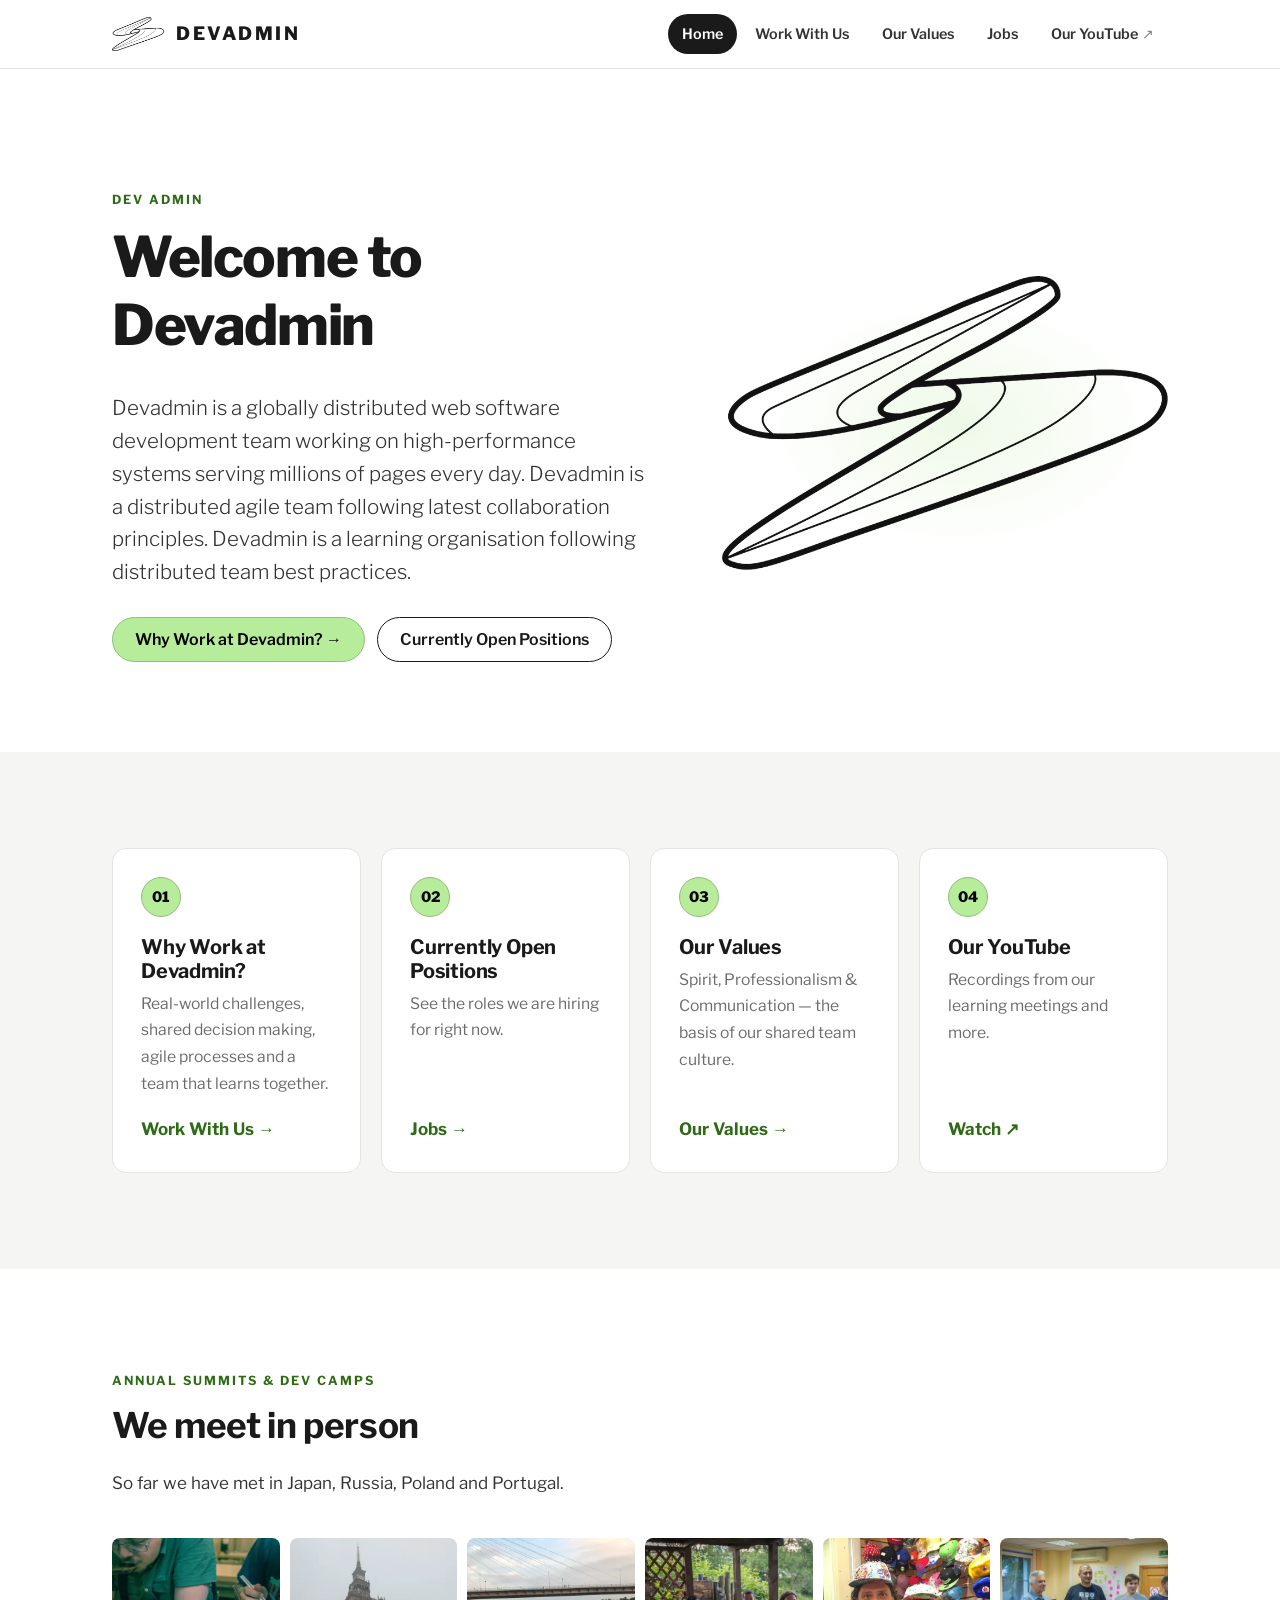
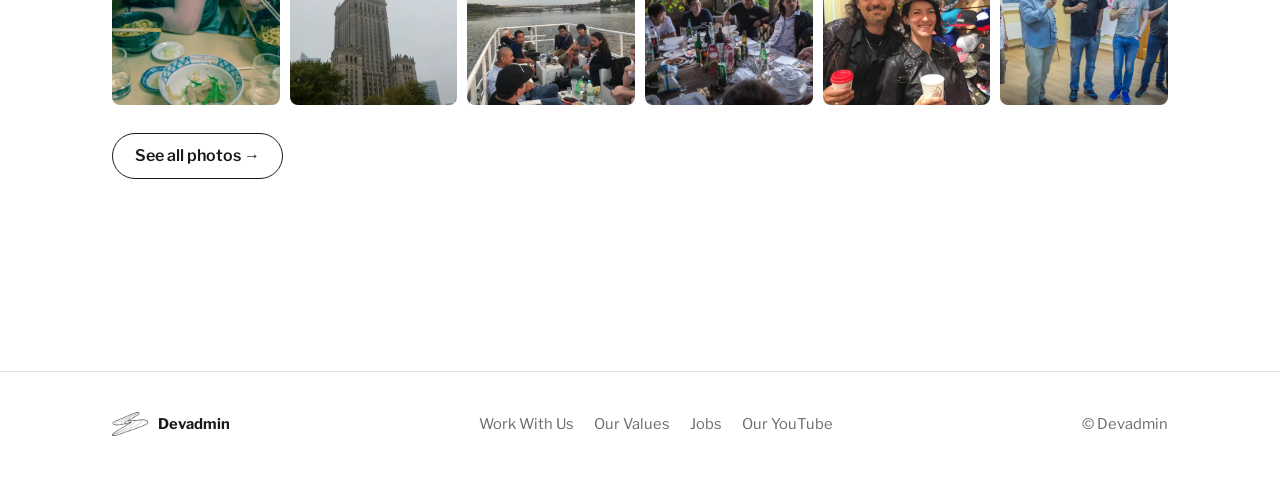
<file: index.html>
<!doctype html>
<html lang="en">
<head>
  <meta charset="utf-8">
  <meta name="viewport" content="width=device-width, initial-scale=1">
  <title>Devadmin — Globally distributed web development team</title>
  <meta name="description" content="Devadmin is a globally distributed web software development team working on high-performance systems serving millions of pages every day.">
  <link rel="canonical" href="https://devadmin.com/">
  <meta property="og:type" content="website">
  <meta property="og:site_name" content="Devadmin">
  <meta property="og:title" content="Welcome to Devadmin">
  <meta property="og:description" content="A globally distributed web software development team working on high-performance systems serving millions of pages every day.">
  <meta property="og:url" content="https://devadmin.com/">
  <meta property="og:image" content="https://devadmin.com/assets/img/logo.png">
  <link rel="icon" href="/assets/img/favicon-32.png" sizes="32x32">
  <link rel="icon" href="/assets/img/icon-192.png" sizes="192x192">
  <link rel="apple-touch-icon" href="/assets/img/apple-touch-icon.png">
  <link rel="preconnect" href="https://fonts.googleapis.com">
  <link rel="preconnect" href="https://fonts.gstatic.com" crossorigin>
  <link href="https://fonts.googleapis.com/css2?family=Libre+Franklin:wght@300;400;600;700;800&display=swap" rel="stylesheet">
  <link rel="stylesheet" href="/assets/css/site.css?v=1">
</head>
<body>
  <a class="skip-link" href="#main">Skip to content</a>

  <header class="site-header">
    <div class="wrap">
      <a class="brand" href="/" aria-label="Devadmin home"><img src="/assets/img/logo.png" alt="" width="52" height="34"><span>Devadmin</span></a>
      <button class="menu-toggle" type="button" aria-controls="site-nav" aria-expanded="false">Menu</button>
      <nav class="nav" id="site-nav" aria-label="Main">
        <ul>
          <li><a href="/" aria-current="page">Home</a></li>
          <li><a href="/work-with-us/">Work With Us</a></li>
          <li><a href="/values/">Our Values</a></li>
          <li><a href="/jobs/">Jobs</a></li>
          <li><a class="nav-ext" href="https://www.youtube.com/channel/UCO7cIjyMW2nSsRySxSyuRMg/playlists" rel="noopener">Our YouTube</a></li>
        </ul>
      </nav>
    </div>
  </header>

  <main id="main">
    <section class="hero">
      <div class="wrap">
        <div>
          <span class="eyebrow">Dev Admin</span>
          <h1>Welcome to Devadmin</h1>
          <p class="lede">Devadmin is a globally distributed web software development team working on high-performance systems serving millions of pages every day. Devadmin is a distributed agile team following latest collaboration principles. Devadmin is a learning organisation following distributed team best practices.</p>
          <div class="btn-row">
            <a class="btn btn--primary" href="/work-with-us/">Why Work at Devadmin? →</a>
            <a class="btn btn--ghost" href="/jobs/">Currently Open Positions</a>
          </div>
        </div>
        <div class="hero-art">
          <img src="/assets/img/logo.png" alt="Devadmin logo" width="800" height="526" fetchpriority="high">
        </div>
      </div>
    </section>

    <section class="section section--soft">
      <div class="wrap">
        <div class="cards">
          <a class="card" href="/work-with-us/">
            <span class="card-num">01</span>
            <h3>Why Work at Devadmin?</h3>
            <p>Real-world challenges, shared decision making, agile processes and a team that learns together.</p>
            <span class="card-arrow">Work With Us →</span>
          </a>
          <a class="card" href="/jobs/">
            <span class="card-num">02</span>
            <h3>Currently Open Positions</h3>
            <p>See the roles we are hiring for right now.</p>
            <span class="card-arrow">Jobs →</span>
          </a>
          <a class="card" href="/values/">
            <span class="card-num">03</span>
            <h3>Our Values</h3>
            <p>Spirit, Professionalism &amp; Communication — the basis of our shared team culture.</p>
            <span class="card-arrow">Our Values →</span>
          </a>
          <a class="card" href="https://www.youtube.com/channel/UCO7cIjyMW2nSsRySxSyuRMg/playlists" rel="noopener">
            <span class="card-num">04</span>
            <h3>Our YouTube</h3>
            <p>Recordings from our learning meetings and more.</p>
            <span class="card-arrow">Watch ↗</span>
          </a>
        </div>
      </div>
    </section>

    <section class="section">
      <div class="wrap">
        <div class="section-head">
          <span class="eyebrow">Annual Summits &amp; Dev Camps</span>
          <h2>We meet in person</h2>
          <p>So far we have met in Japan, Russia, Poland and Portugal.</p>
        </div>
        <div class="strip">
          <img src="/assets/img/gallery/dsc_0241-sm.webp" alt="Devadmin team summit" loading="lazy" width="640" height="426">
          <img src="/assets/img/gallery/p9050052-sm.webp" alt="Devadmin team summit" loading="lazy" width="640" height="480">
          <img src="/assets/img/gallery/img_5007-sm.webp" alt="Devadmin team summit" loading="lazy" width="640" height="480">
          <img src="/assets/img/gallery/dsc_0999-sm.webp" alt="Devadmin team summit" loading="lazy" width="640" height="426">
          <img src="/assets/img/gallery/img_6612-sm.webp" alt="Devadmin team summit" loading="lazy" width="640" height="480">
          <img src="/assets/img/gallery/dsc_1052-sm.webp" alt="Devadmin team summit" loading="lazy" width="640" height="426">
        </div>
        <div class="btn-row">
          <a class="btn btn--ghost" href="/work-with-us/#summits">See all photos →</a>
        </div>
      </div>
    </section>
  </main>

  <footer class="site-footer">
    <div class="wrap">
      <div class="foot-brand"><img src="/assets/img/logo.png" alt="" width="36" height="24">Devadmin</div>
      <nav aria-label="Footer">
        <a href="/work-with-us/">Work With Us</a>
        <a href="/values/">Our Values</a>
        <a href="/jobs/">Jobs</a>
        <a href="https://www.youtube.com/channel/UCO7cIjyMW2nSsRySxSyuRMg/playlists" rel="noopener">Our YouTube</a>
      </nav>
      <div>© Devadmin</div>
    </div>
  </footer>

  <script src="/assets/js/site.js?v=1" defer></script>
</body>
</html>
</file>
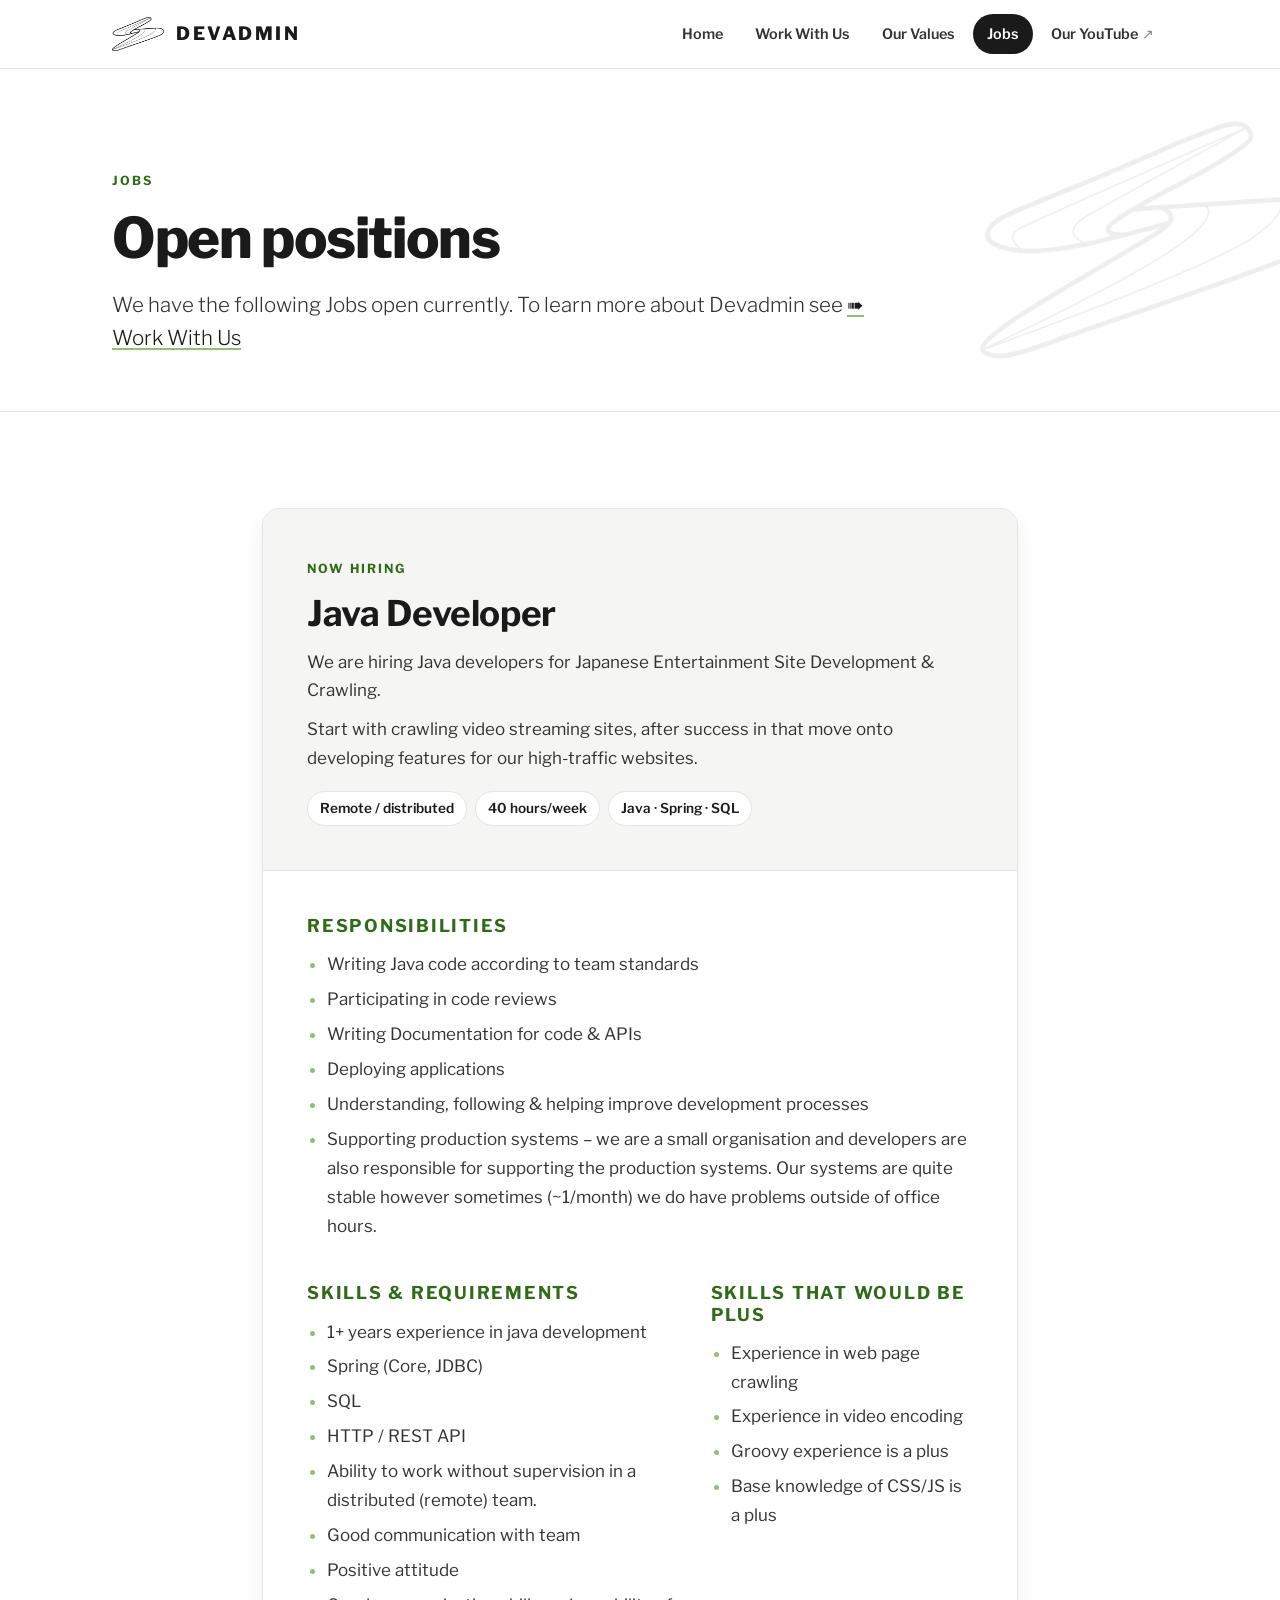
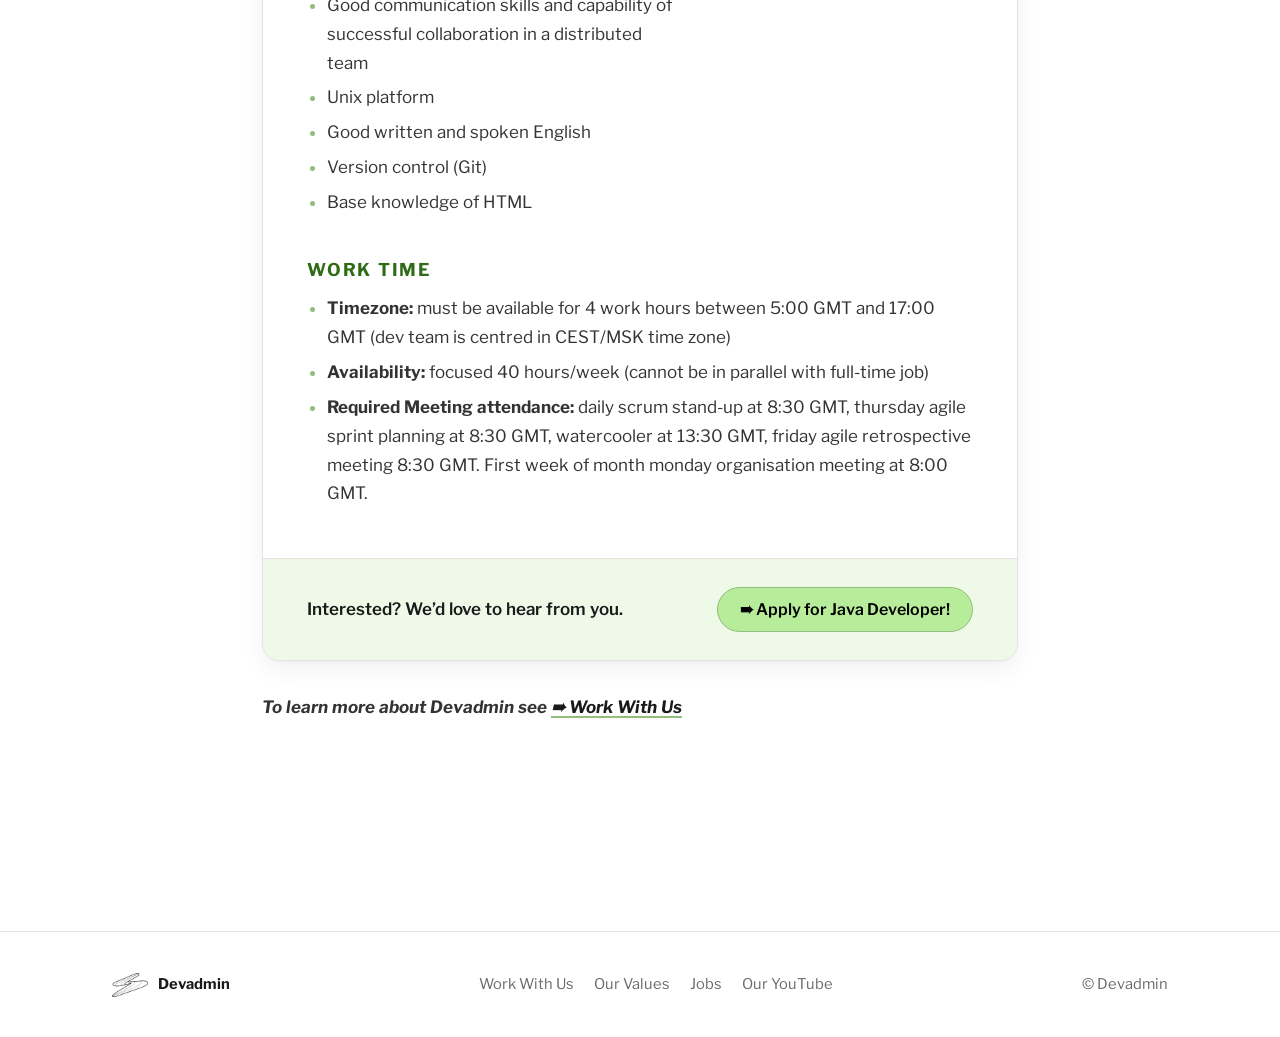
<file: jobs/index.html>
<!doctype html>
<html lang="en">
<head>
  <meta charset="utf-8">
  <meta name="viewport" content="width=device-width, initial-scale=1">
  <title>Jobs — Devadmin</title>
  <meta name="description" content="Open positions at Devadmin: we are hiring Java developers for Japanese Entertainment Site Development & Crawling.">
  <link rel="canonical" href="https://devadmin.com/jobs/">
  <meta property="og:type" content="website">
  <meta property="og:site_name" content="Devadmin">
  <meta property="og:title" content="Jobs at Devadmin">
  <meta property="og:description" content="We are hiring Java developers for Japanese Entertainment Site Development & Crawling.">
  <meta property="og:url" content="https://devadmin.com/jobs/">
  <meta property="og:image" content="https://devadmin.com/assets/img/logo.png">
  <link rel="icon" href="/assets/img/favicon-32.png" sizes="32x32">
  <link rel="icon" href="/assets/img/icon-192.png" sizes="192x192">
  <link rel="apple-touch-icon" href="/assets/img/apple-touch-icon.png">
  <link rel="preconnect" href="https://fonts.googleapis.com">
  <link rel="preconnect" href="https://fonts.gstatic.com" crossorigin>
  <link href="https://fonts.googleapis.com/css2?family=Libre+Franklin:wght@300;400;600;700;800&display=swap" rel="stylesheet">
  <link rel="stylesheet" href="/assets/css/site.css?v=1">
</head>
<body>
  <a class="skip-link" href="#main">Skip to content</a>

  <header class="site-header">
    <div class="wrap">
      <a class="brand" href="/" aria-label="Devadmin home"><img src="/assets/img/logo.png" alt="" width="52" height="34"><span>Devadmin</span></a>
      <button class="menu-toggle" type="button" aria-controls="site-nav" aria-expanded="false">Menu</button>
      <nav class="nav" id="site-nav" aria-label="Main">
        <ul>
          <li><a href="/">Home</a></li>
          <li><a href="/work-with-us/">Work With Us</a></li>
          <li><a href="/values/">Our Values</a></li>
          <li><a href="/jobs/" aria-current="page">Jobs</a></li>
          <li><a class="nav-ext" href="https://www.youtube.com/channel/UCO7cIjyMW2nSsRySxSyuRMg/playlists" rel="noopener">Our YouTube</a></li>
        </ul>
      </nav>
    </div>
  </header>

  <main id="main">
    <header class="page-head">
      <div class="wrap">
        <span class="eyebrow">Jobs</span>
        <h1>Open positions</h1>
        <p class="lede">We have the following Jobs open currently. To learn more about Devadmin see <a href="/work-with-us/">➠ Work With Us</a></p>
      </div>
    </header>

    <section class="section">
      <div class="wrap wrap--narrow">
        <article class="job" id="java-developer">
          <div class="job-top">
            <span class="eyebrow">Now hiring</span>
            <h2>Java Developer</h2>
            <p>We are hiring Java developers for Japanese Entertainment Site Development &amp; Crawling.</p>
            <p>Start with crawling video streaming sites, after success in that move onto developing features for our high-traffic websites.</p>
            <ul class="chips" aria-label="At a glance">
              <li>Remote / distributed</li>
              <li>40 hours/week</li>
              <li>Java · Spring · SQL</li>
            </ul>
          </div>

          <div class="job-body">
            <section>
              <h3>Responsibilities</h3>
              <ul>
                <li>Writing Java code according to team standards</li>
                <li>Participating in code reviews</li>
                <li>Writing Documentation for code &amp; APIs</li>
                <li>Deploying applications</li>
                <li>Understanding, following &amp; helping improve development processes</li>
                <li>Supporting production systems – we are a small organisation and developers are also responsible for supporting the production systems. Our systems are quite stable however sometimes (~1/month) we do have problems outside of office hours.</li>
              </ul>
            </section>

            <div class="job-cols">
              <section>
                <h3>Skills &amp; Requirements</h3>
                <ul>
                  <li>1+ years experience in java development</li>
                  <li>Spring (Core, JDBC)</li>
                  <li>SQL</li>
                  <li>HTTP / REST API</li>
                  <li>Ability to work without supervision in a distributed (remote) team.</li>
                  <li>Good communication with team</li>
                  <li>Positive attitude</li>
                  <li>Good communication skills and capability of successful collaboration in a distributed team</li>
                  <li>Unix platform</li>
                  <li>Good written and spoken English</li>
                  <li>Version control (Git)</li>
                  <li>Base knowledge of HTML</li>
                </ul>
              </section>
              <section>
                <h3>Skills that would be plus</h3>
                <ul>
                  <li>Experience in web page crawling</li>
                  <li>Experience in video encoding</li>
                  <li>Groovy experience is a plus</li>
                  <li>Base knowledge of CSS/JS is a plus</li>
                </ul>
              </section>
            </div>

            <section>
              <h3>Work Time</h3>
              <ul>
                <li><strong>Timezone:</strong> must be available for 4 work hours between 5:00 GMT and 17:00 GMT (dev team is centred in CEST/MSK time zone)</li>
                <li><strong>Availability:</strong> focused 40 hours/week (cannot be in parallel with full-time job)</li>
                <li><strong>Required Meeting attendance:</strong> daily scrum stand-up at 8:30 GMT, thursday agile sprint planning at 8:30 GMT, watercooler at 13:30 GMT, friday agile retrospective meeting 8:30 GMT. First week of month monday organisation meeting at 8:00 GMT.</li>
              </ul>
            </section>
          </div>

          <div class="job-apply">
            <p>Interested? We’d love to hear from you.</p>
            <a class="btn btn--primary" href="https://docs.google.com/forms/d/e/1FAIpQLSepLJFCUc-cllaEPX3cOU_9pvGtq0k_JIju4pLWw9grZFi4qQ/viewform" target="_blank" rel="noopener noreferrer">➠ Apply for Java Developer!</a>
          </div>
        </article>

        <p style="margin-top:32px"><em><strong>To learn more about Devadmin see <a href="/work-with-us/">➠ Work With Us</a></strong></em></p>
      </div>
    </section>
  </main>

  <footer class="site-footer">
    <div class="wrap">
      <div class="foot-brand"><img src="/assets/img/logo.png" alt="" width="36" height="24">Devadmin</div>
      <nav aria-label="Footer">
        <a href="/work-with-us/">Work With Us</a>
        <a href="/values/">Our Values</a>
        <a href="/jobs/">Jobs</a>
        <a href="https://www.youtube.com/channel/UCO7cIjyMW2nSsRySxSyuRMg/playlists" rel="noopener">Our YouTube</a>
      </nav>
      <div>© Devadmin</div>
    </div>
  </footer>

  <script src="/assets/js/site.js?v=1" defer></script>
</body>
</html>
</file>
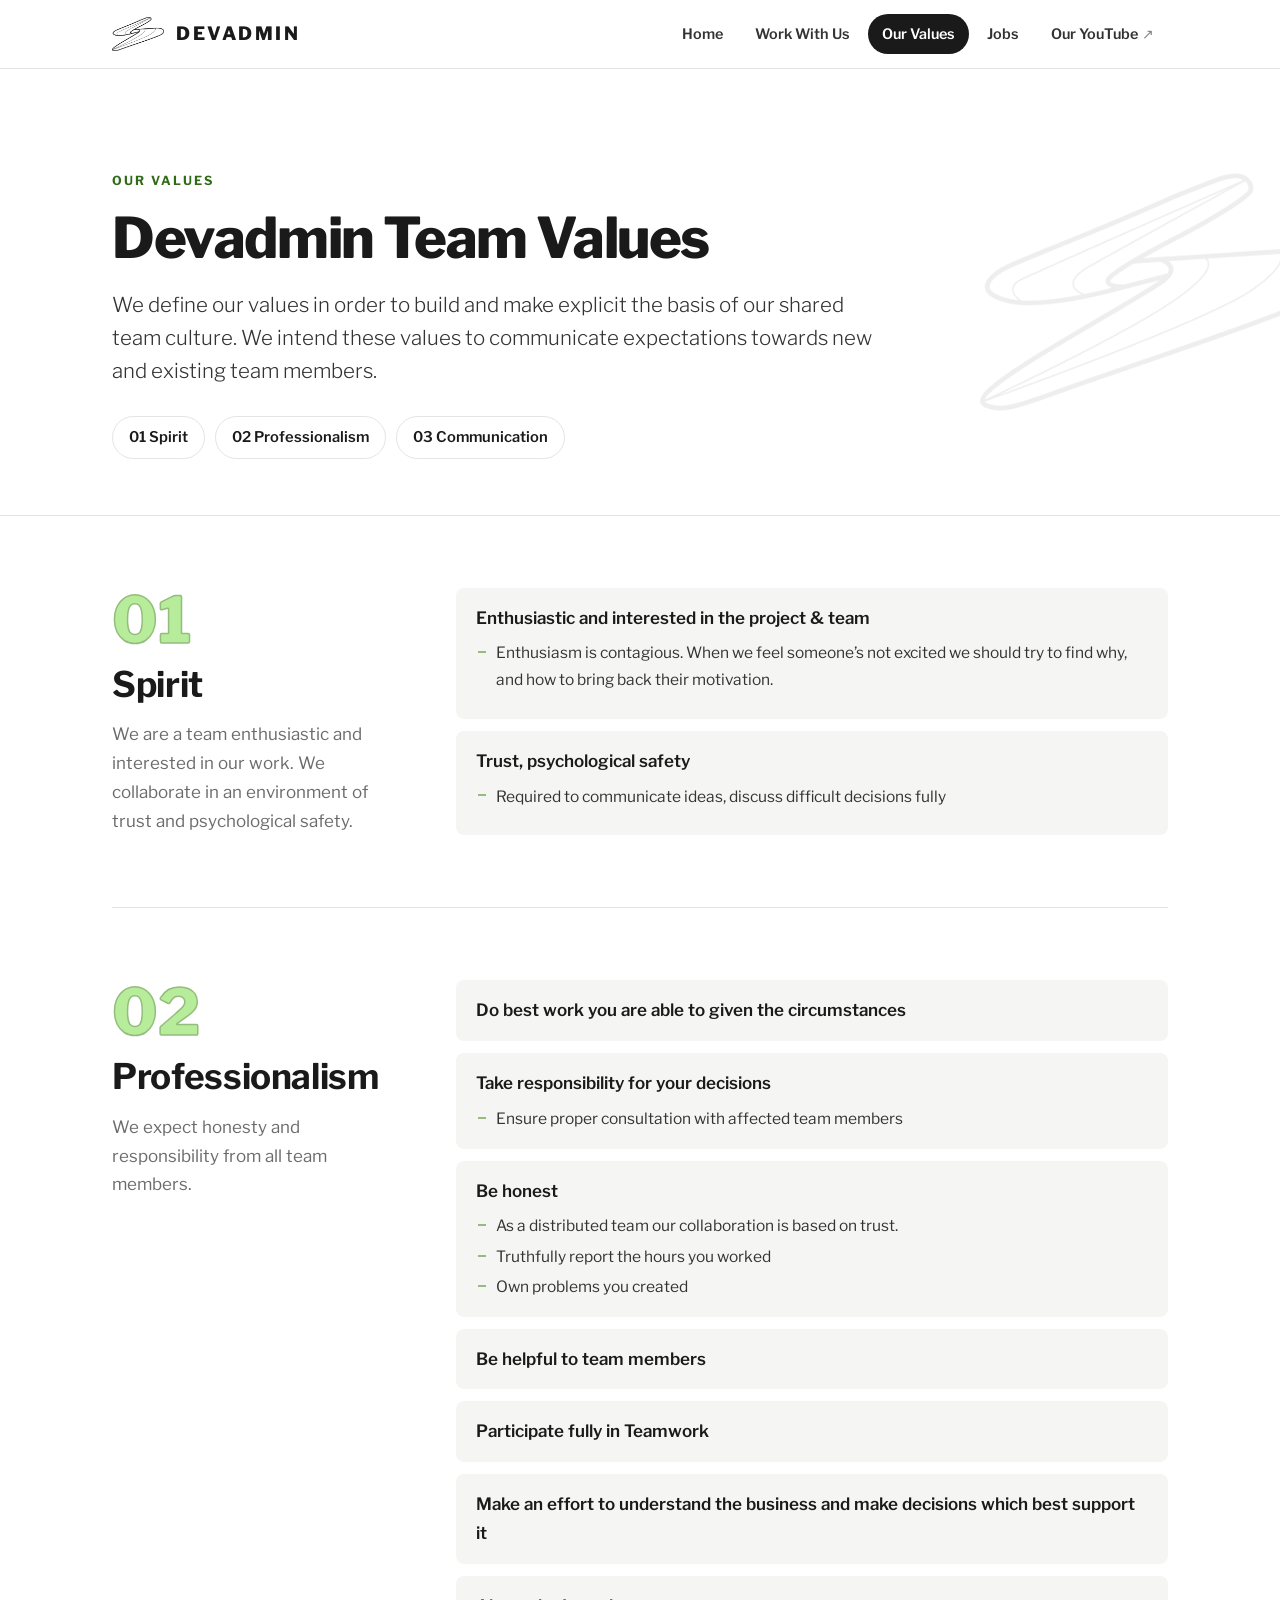
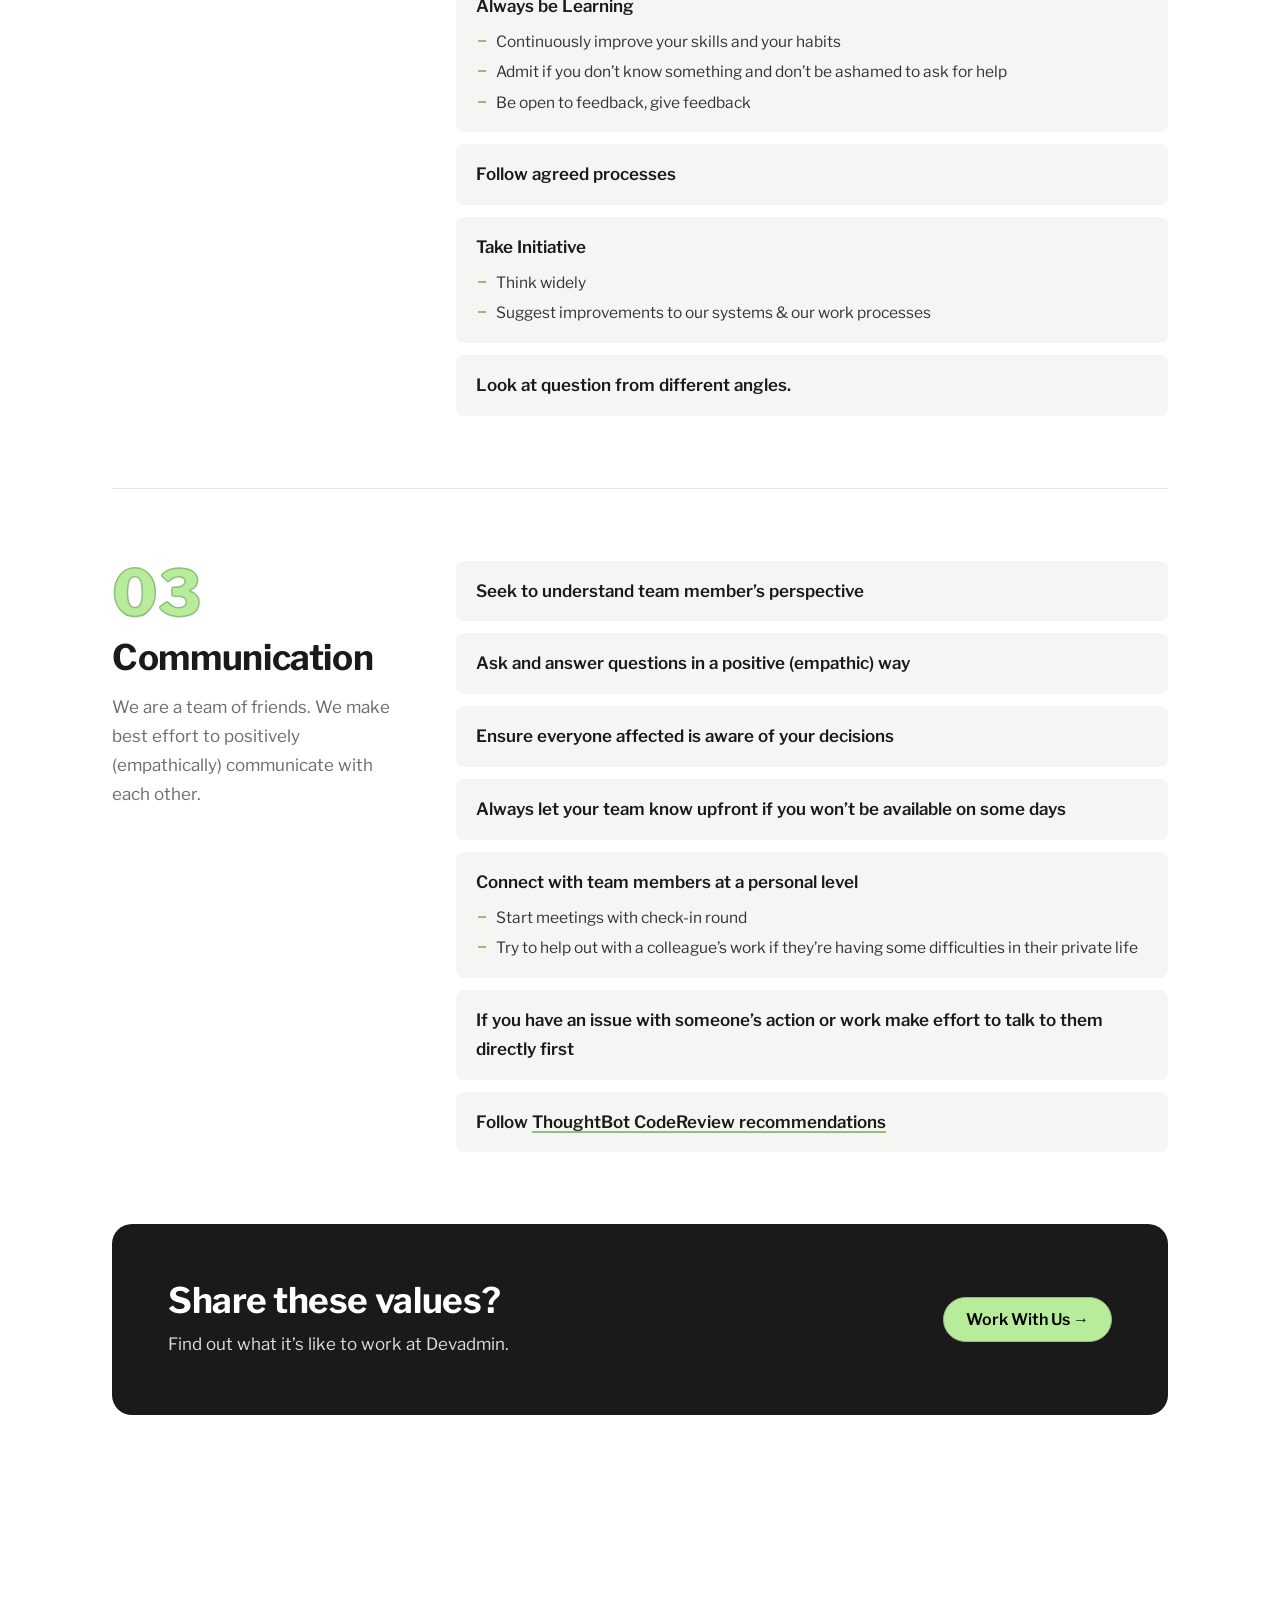
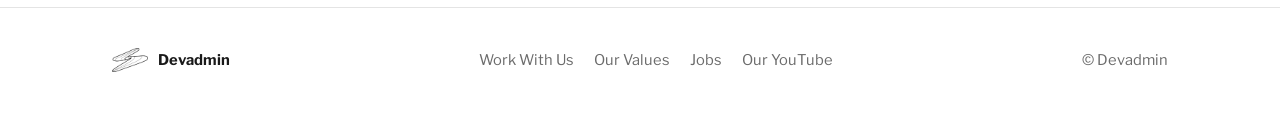
<file: values/index.html>
<!doctype html>
<html lang="en">
<head>
  <meta charset="utf-8">
  <meta name="viewport" content="width=device-width, initial-scale=1">
  <title>Our Values — Devadmin</title>
  <meta name="description" content="Devadmin team values: Spirit, Professionalism & Communication — the basis of our shared team culture.">
  <link rel="canonical" href="https://devadmin.com/values/">
  <meta property="og:type" content="website">
  <meta property="og:site_name" content="Devadmin">
  <meta property="og:title" content="Devadmin Team Values">
  <meta property="og:description" content="Spirit, Professionalism & Communication — the basis of our shared team culture.">
  <meta property="og:url" content="https://devadmin.com/values/">
  <meta property="og:image" content="https://devadmin.com/assets/img/logo.png">
  <link rel="icon" href="/assets/img/favicon-32.png" sizes="32x32">
  <link rel="icon" href="/assets/img/icon-192.png" sizes="192x192">
  <link rel="apple-touch-icon" href="/assets/img/apple-touch-icon.png">
  <link rel="preconnect" href="https://fonts.googleapis.com">
  <link rel="preconnect" href="https://fonts.gstatic.com" crossorigin>
  <link href="https://fonts.googleapis.com/css2?family=Libre+Franklin:wght@300;400;600;700;800&display=swap" rel="stylesheet">
  <link rel="stylesheet" href="/assets/css/site.css?v=1">
</head>
<body>
  <a class="skip-link" href="#main">Skip to content</a>

  <header class="site-header">
    <div class="wrap">
      <a class="brand" href="/" aria-label="Devadmin home"><img src="/assets/img/logo.png" alt="" width="52" height="34"><span>Devadmin</span></a>
      <button class="menu-toggle" type="button" aria-controls="site-nav" aria-expanded="false">Menu</button>
      <nav class="nav" id="site-nav" aria-label="Main">
        <ul>
          <li><a href="/">Home</a></li>
          <li><a href="/work-with-us/">Work With Us</a></li>
          <li><a href="/values/" aria-current="page">Our Values</a></li>
          <li><a href="/jobs/">Jobs</a></li>
          <li><a class="nav-ext" href="https://www.youtube.com/channel/UCO7cIjyMW2nSsRySxSyuRMg/playlists" rel="noopener">Our YouTube</a></li>
        </ul>
      </nav>
    </div>
  </header>

  <main id="main">
    <header class="page-head">
      <div class="wrap">
        <span class="eyebrow">Our Values</span>
        <h1>Devadmin Team Values</h1>
        <p class="lede">We define our values in order to build and make explicit the basis of our shared team culture. We intend these values to communicate expectations towards new and existing team members.</p>
        <nav class="values-nav" aria-label="Values">
          <a href="#spirit">01 Spirit</a>
          <a href="#professionalism">02 Professionalism</a>
          <a href="#communication">03 Communication</a>
        </nav>
      </div>
    </header>

    <div class="wrap">
      <section class="value" id="spirit">
        <div class="value-head">
          <div class="value-num">01</div>
          <h2>Spirit</h2>
          <p>We are a team enthusiastic and interested in our work. We collaborate in an environment of trust and psychological safety.</p>
        </div>
        <ul class="points">
          <li>Enthusiastic and interested in the project &amp; team
            <ul>
              <li>Enthusiasm is contagious. When we feel someone’s not excited we should try to find why, and how to bring back their motivation.</li>
            </ul>
          </li>
          <li>Trust, psychological safety
            <ul>
              <li>Required to communicate ideas, discuss difficult decisions fully</li>
            </ul>
          </li>
        </ul>
      </section>

      <section class="value" id="professionalism">
        <div class="value-head">
          <div class="value-num">02</div>
          <h2>Professionalism</h2>
          <p>We expect honesty and responsibility from all team members.</p>
        </div>
        <ul class="points">
          <li>Do best work you are able to given the circumstances</li>
          <li>Take responsibility for your decisions
            <ul>
              <li>Ensure proper consultation with affected team members</li>
            </ul>
          </li>
          <li>Be honest
            <ul>
              <li>As a distributed team our collaboration is based on trust.</li>
              <li>Truthfully report the hours you worked</li>
              <li>Own problems you created</li>
            </ul>
          </li>
          <li>Be helpful to team members</li>
          <li>Participate fully in Teamwork</li>
          <li>Make an effort to understand the business and make decisions which best support it</li>
          <li>Always be Learning
            <ul>
              <li>Continuously improve your skills and your habits</li>
              <li>Admit if you don’t know something and don’t be ashamed to ask for help</li>
              <li>Be open to feedback, give feedback</li>
            </ul>
          </li>
          <li>Follow agreed processes</li>
          <li>Take Initiative
            <ul>
              <li>Think widely</li>
              <li>Suggest improvements to our systems &amp; our work processes</li>
            </ul>
          </li>
          <li>Look at question from different angles.</li>
        </ul>
      </section>

      <section class="value" id="communication">
        <div class="value-head">
          <div class="value-num">03</div>
          <h2>Communication</h2>
          <p>We are a team of friends. We make best effort to positively (empathically) communicate with each other.</p>
        </div>
        <ul class="points">
          <li>Seek to understand team member’s perspective</li>
          <li>Ask and answer questions in a positive (empathic) way</li>
          <li>Ensure everyone affected is aware of your decisions</li>
          <li>Always let your team know upfront if you won’t be available on some days</li>
          <li>Connect with team members at a personal level
            <ul>
              <li>Start meetings with check-in round</li>
              <li>Try to help out with a colleague’s work if they’re having some difficulties in their private life</li>
            </ul>
          </li>
          <li>If you have an issue with someone’s action or work make effort to talk to them directly first</li>
          <li>Follow <a href="https://github.com/thoughtbot/guides/tree/main/code-review" rel="noopener">ThoughtBot CodeReview recommendations</a></li>
        </ul>
      </section>
    </div>

    <section class="section section--tight">
      <div class="wrap">
        <div class="cta">
          <div>
            <h2>Share these values?</h2>
            <p>Find out what it’s like to work at Devadmin.</p>
          </div>
          <a class="btn btn--primary" href="/work-with-us/">Work With Us →</a>
        </div>
      </div>
    </section>
  </main>

  <footer class="site-footer">
    <div class="wrap">
      <div class="foot-brand"><img src="/assets/img/logo.png" alt="" width="36" height="24">Devadmin</div>
      <nav aria-label="Footer">
        <a href="/work-with-us/">Work With Us</a>
        <a href="/values/">Our Values</a>
        <a href="/jobs/">Jobs</a>
        <a href="https://www.youtube.com/channel/UCO7cIjyMW2nSsRySxSyuRMg/playlists" rel="noopener">Our YouTube</a>
      </nav>
      <div>© Devadmin</div>
    </div>
  </footer>

  <script src="/assets/js/site.js?v=1" defer></script>
</body>
</html>
</file>
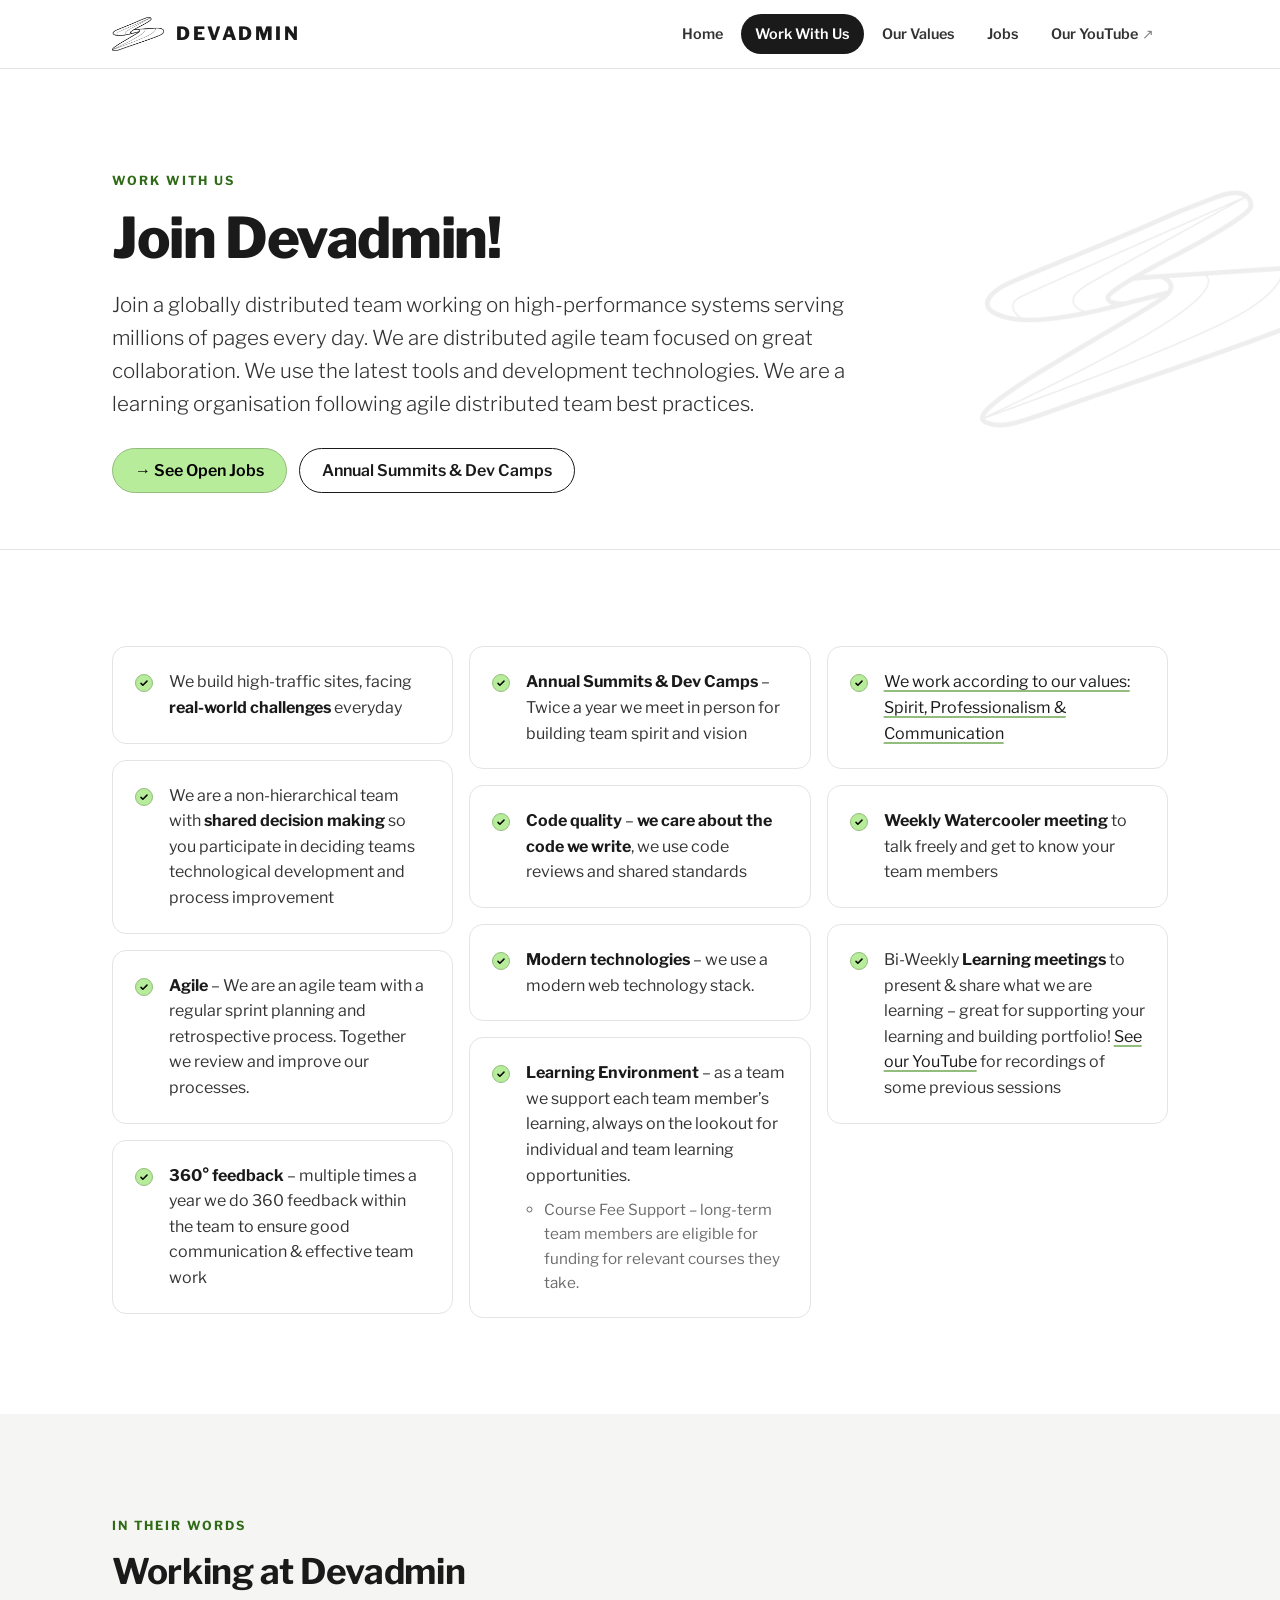
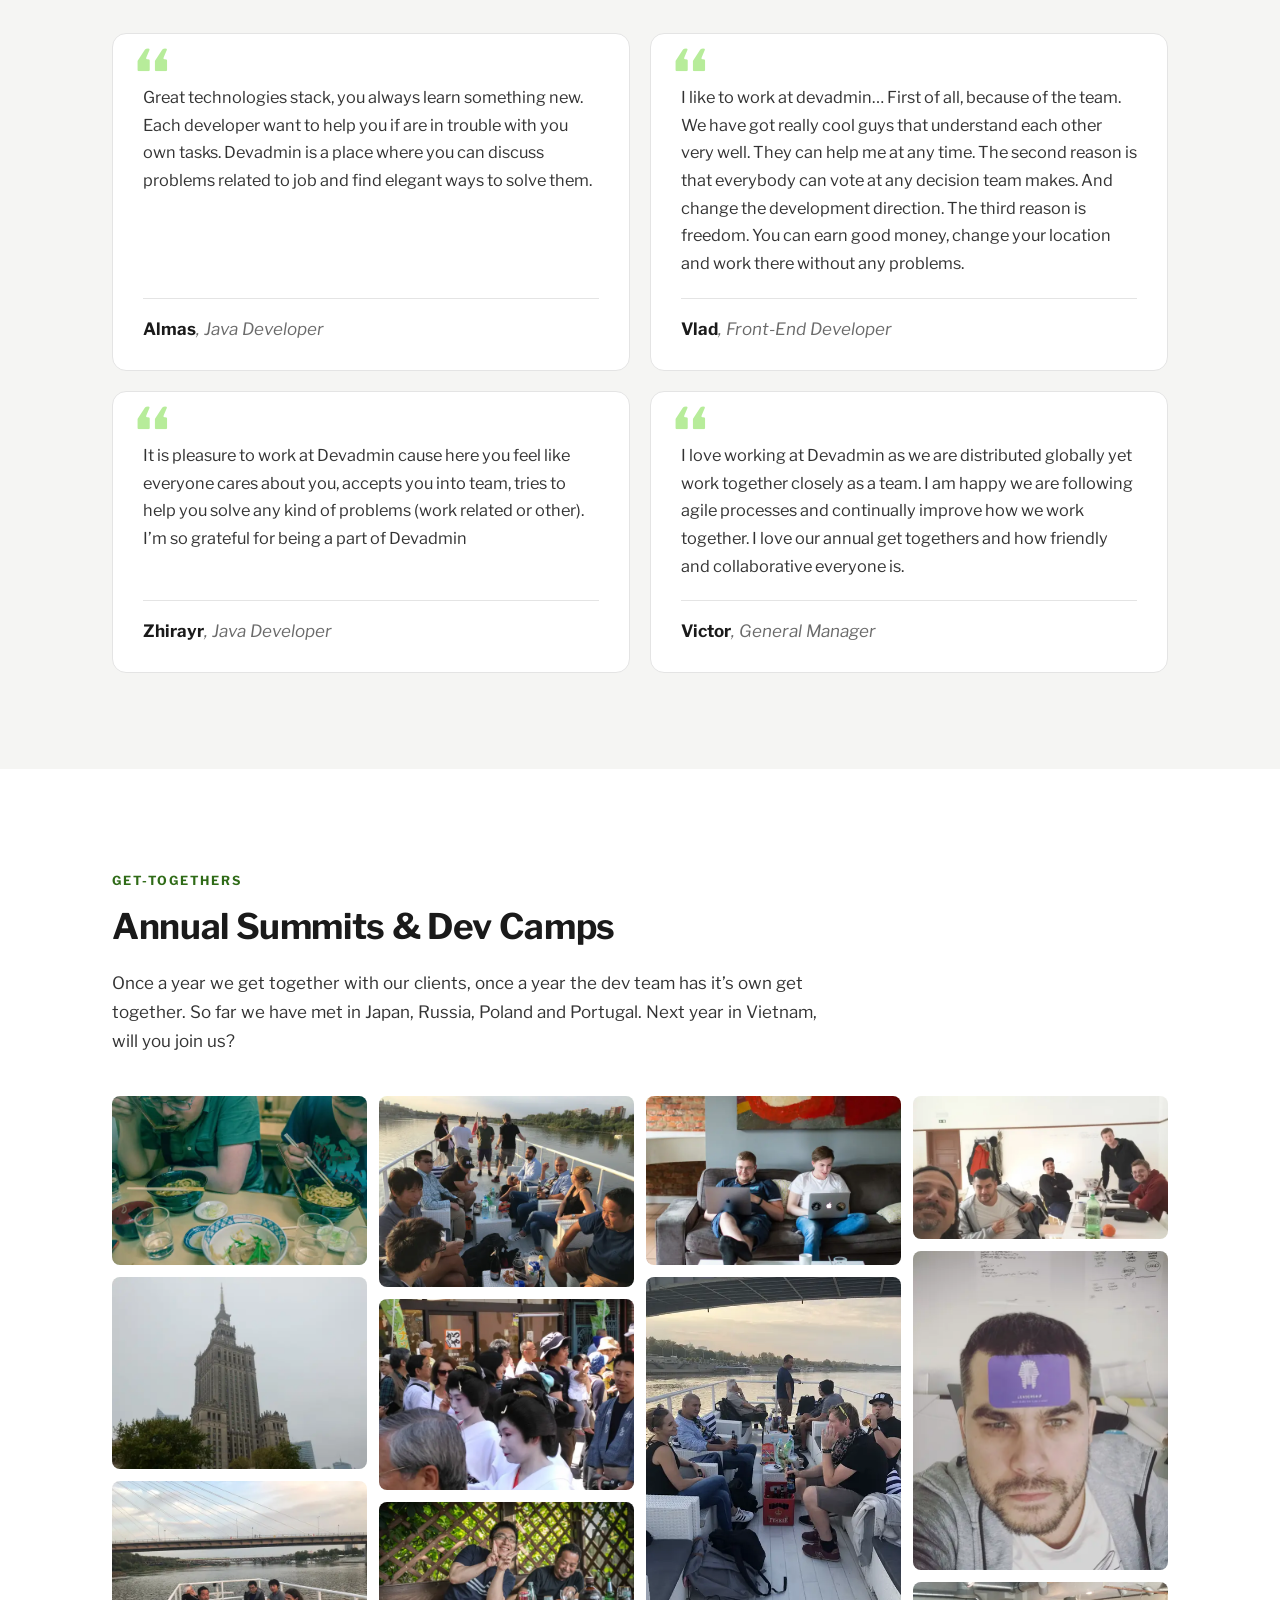
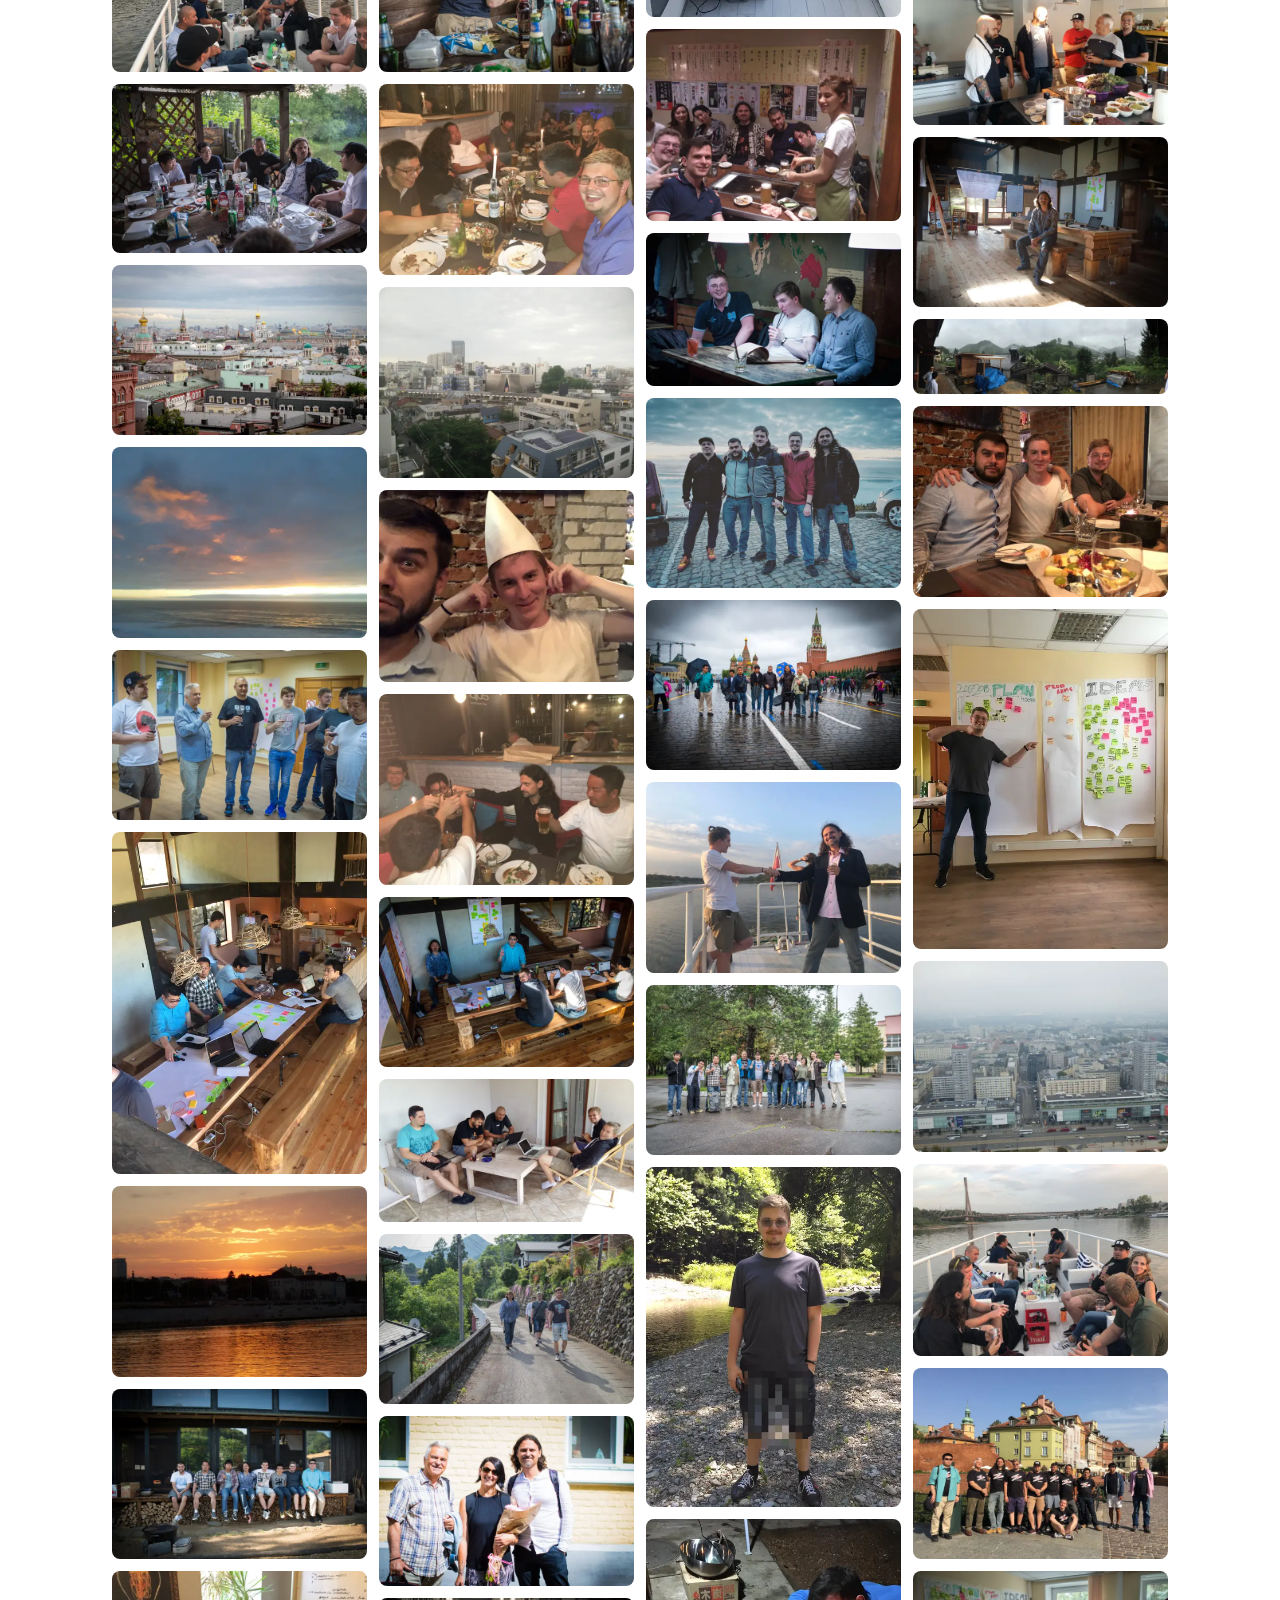
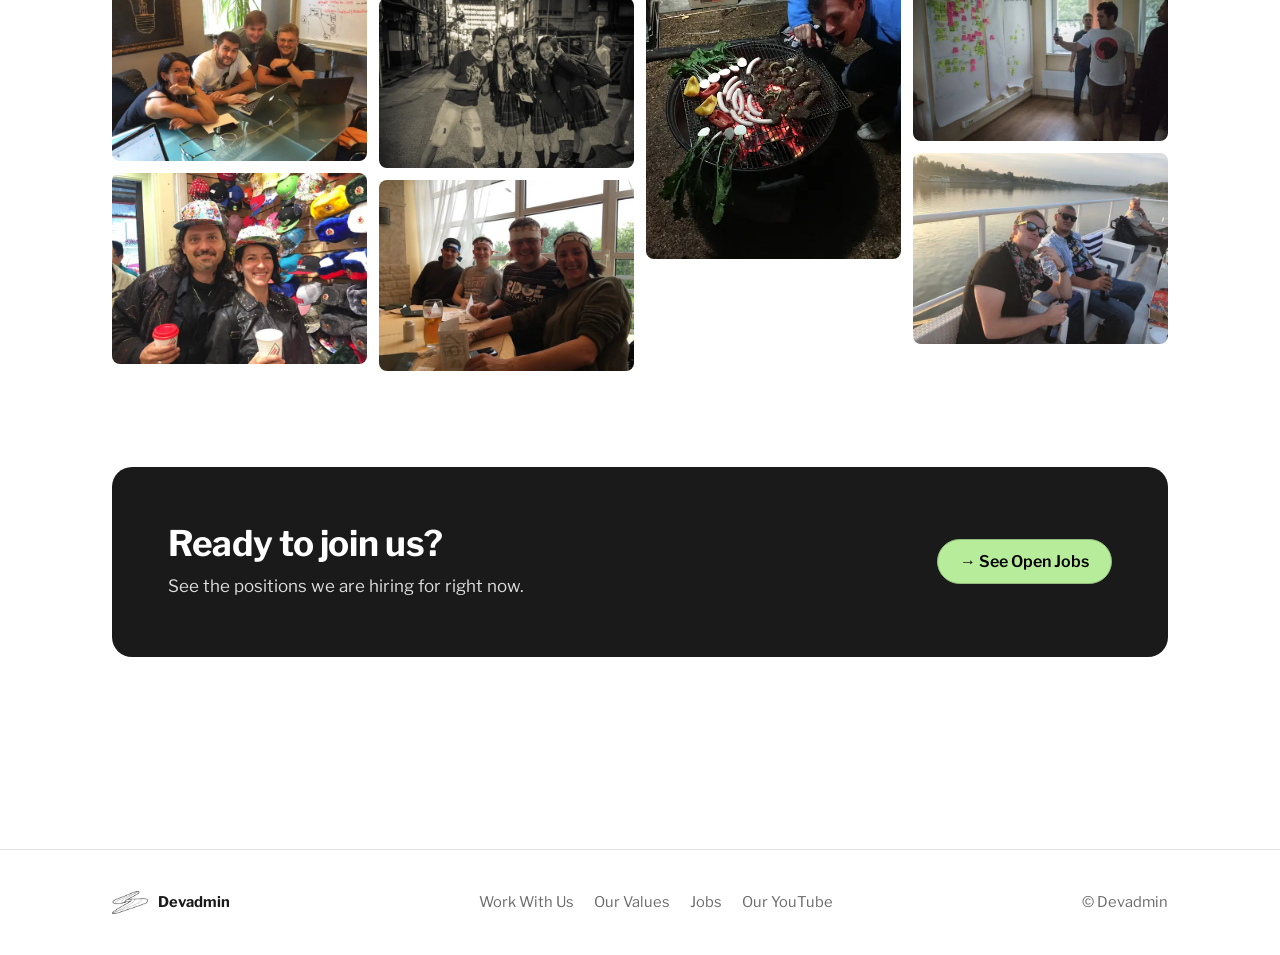
<file: work-with-us/index.html>
<!doctype html>
<html lang="en">
<head>
  <meta charset="utf-8">
  <meta name="viewport" content="width=device-width, initial-scale=1">
  <title>Work With Us — Devadmin</title>
  <meta name="description" content="Join a globally distributed team working on high-performance systems serving millions of pages every day.">
  <link rel="canonical" href="https://devadmin.com/work-with-us/">
  <meta property="og:type" content="website">
  <meta property="og:site_name" content="Devadmin">
  <meta property="og:title" content="Join Devadmin!">
  <meta property="og:description" content="Join a globally distributed team working on high-performance systems serving millions of pages every day.">
  <meta property="og:url" content="https://devadmin.com/work-with-us/">
  <meta property="og:image" content="https://devadmin.com/assets/img/gallery/dsc_0241.webp">
  <link rel="icon" href="/assets/img/favicon-32.png" sizes="32x32">
  <link rel="icon" href="/assets/img/icon-192.png" sizes="192x192">
  <link rel="apple-touch-icon" href="/assets/img/apple-touch-icon.png">
  <link rel="preconnect" href="https://fonts.googleapis.com">
  <link rel="preconnect" href="https://fonts.gstatic.com" crossorigin>
  <link href="https://fonts.googleapis.com/css2?family=Libre+Franklin:wght@300;400;600;700;800&display=swap" rel="stylesheet">
  <link rel="stylesheet" href="/assets/css/site.css?v=1">
</head>
<body>
  <a class="skip-link" href="#main">Skip to content</a>

  <header class="site-header">
    <div class="wrap">
      <a class="brand" href="/" aria-label="Devadmin home"><img src="/assets/img/logo.png" alt="" width="52" height="34"><span>Devadmin</span></a>
      <button class="menu-toggle" type="button" aria-controls="site-nav" aria-expanded="false">Menu</button>
      <nav class="nav" id="site-nav" aria-label="Main">
        <ul>
          <li><a href="/">Home</a></li>
          <li><a href="/work-with-us/" aria-current="page">Work With Us</a></li>
          <li><a href="/values/">Our Values</a></li>
          <li><a href="/jobs/">Jobs</a></li>
          <li><a class="nav-ext" href="https://www.youtube.com/channel/UCO7cIjyMW2nSsRySxSyuRMg/playlists" rel="noopener">Our YouTube</a></li>
        </ul>
      </nav>
    </div>
  </header>

  <main id="main">
    <header class="page-head">
      <div class="wrap">
        <span class="eyebrow">Work With Us</span>
        <h1>Join Devadmin!</h1>
        <p class="lede">Join a globally distributed team working on high-performance systems serving millions of pages every day. We are distributed agile team focused on great collaboration. We use the latest tools and development technologies. We are a learning organisation following agile distributed team best practices.</p>
        <div class="btn-row">
          <a class="btn btn--primary" href="/jobs/">→ See Open Jobs</a>
          <a class="btn btn--ghost" href="#summits">Annual Summits &amp; Dev Camps</a>
        </div>
      </div>
    </header>

    <section class="section">
      <div class="wrap">
        <ul class="benefits">
          <li>We build high-traffic sites, facing <strong>real-world challenges</strong> everyday</li>
          <li>We are a non-hierarchical team with <strong>shared decision making</strong> so you participate in deciding teams technological development and process improvement</li>
          <li><strong>Agile</strong> – We are an agile team with a regular sprint planning and retrospective process. Together we review and improve our processes.</li>
          <li><strong>360° feedback</strong> – multiple times a year we do 360 feedback within the team to ensure good communication &amp; effective team work</li>
          <li><strong>Annual Summits &amp; Dev Camps</strong> – Twice a year we meet in person for building team spirit and vision</li>
          <li><strong>Code quality</strong> – <strong>we care about the code we write</strong>, we use code reviews and shared standards</li>
          <li><strong>Modern technologies</strong> – we use a modern web technology stack.</li>
          <li><strong>Learning Environment</strong> – as a team we support each team member’s learning, always on the lookout for individual and team learning opportunities.
            <ul>
              <li>Course Fee Support – long-term team members are eligible for funding for relevant courses they take.</li>
            </ul>
          </li>
          <li><a href="/values/">We work according to our values: Spirit, Professionalism &amp; Communication</a></li>
          <li><strong>Weekly Watercooler meeting</strong> to talk freely and get to know your team members</li>
          <li>Bi-Weekly <strong>Learning meetings</strong> to present &amp; share what we are learning – great for supporting your learning and building portfolio! <a href="https://www.youtube.com/playlist?list=PL7ft_kazeZNA_IDcV_1rNHD2oCnYjLS_r" rel="noopener">See our YouTube</a> for recordings of some previous sessions</li>
        </ul>
      </div>
    </section>

    <section class="section section--soft">
      <div class="wrap">
        <div class="section-head">
          <span class="eyebrow">In their words</span>
          <h2>Working at Devadmin</h2>
        </div>
        <div class="quotes">
          <figure class="quote">
            <blockquote>Great technologies stack, you always learn something new. Each developer want to help you if are in trouble with you own tasks. Devadmin is a place where you can discuss problems related to job and find elegant ways to solve them.</blockquote>
            <figcaption><b>Almas</b>, Java Developer</figcaption>
          </figure>
          <figure class="quote">
            <blockquote>I like to work at devadmin… First of all, because of the team. We have got really cool guys that understand each other very well. They can help me at any time. The second reason is that everybody can vote at any decision team makes. And change the development direction. The third reason is freedom. You can earn good money, change your location and work there without any problems.</blockquote>
            <figcaption><b>Vlad</b>, Front-End Developer</figcaption>
          </figure>
          <figure class="quote">
            <blockquote>It is pleasure to work at Devadmin cause here you feel like everyone cares about you, accepts you into team, tries to help you solve any kind of problems (work related or other).<br>I’m so grateful for being a part of Devadmin</blockquote>
            <figcaption><b>Zhirayr</b>, Java Developer</figcaption>
          </figure>
          <figure class="quote">
            <blockquote>I love working at Devadmin as we are distributed globally yet work together closely as a team. I am happy we are following agile processes and continually improve how we work together. I love our annual get togethers and how friendly and collaborative everyone is.</blockquote>
            <figcaption><b>Victor</b>, General Manager</figcaption>
          </figure>
        </div>
      </div>
    </section>

    <section class="section" id="summits">
      <div class="wrap">
        <div class="section-head">
          <span class="eyebrow">Get-togethers</span>
          <h2>Annual Summits &amp; Dev Camps</h2>
          <p>Once a year we get together with our clients, once a year the dev team has it’s own get together. So far we have met in Japan, Russia, Poland and Portugal. Next year in Vietnam, will you join us?</p>
        </div>
        <div class="gallery">
          <button type="button" data-full="/assets/img/gallery/dsc_0241.webp" aria-label="View photo 1"><img src="/assets/img/gallery/dsc_0241-sm.webp" alt="Devadmin summit and dev camp photo 1" loading="lazy" width="640" height="426"></button>
          <button type="button" data-full="/assets/img/gallery/p9050052.webp" aria-label="View photo 2"><img src="/assets/img/gallery/p9050052-sm.webp" alt="Devadmin summit and dev camp photo 2" loading="lazy" width="640" height="480"></button>
          <button type="button" data-full="/assets/img/gallery/img_5007.webp" aria-label="View photo 3"><img src="/assets/img/gallery/img_5007-sm.webp" alt="Devadmin summit and dev camp photo 3" loading="lazy" width="640" height="480"></button>
          <button type="button" data-full="/assets/img/gallery/dsc_0999.webp" aria-label="View photo 4"><img src="/assets/img/gallery/dsc_0999-sm.webp" alt="Devadmin summit and dev camp photo 4" loading="lazy" width="640" height="426"></button>
          <button type="button" data-full="/assets/img/gallery/dsc_0735.webp" aria-label="View photo 5"><img src="/assets/img/gallery/dsc_0735-sm.webp" alt="Devadmin summit and dev camp photo 5" loading="lazy" width="640" height="426"></button>
          <button type="button" data-full="/assets/img/gallery/20180215_180939.webp" aria-label="View photo 6"><img src="/assets/img/gallery/20180215_180939-sm.webp" alt="Devadmin summit and dev camp photo 6" loading="lazy" width="640" height="480"></button>
          <button type="button" data-full="/assets/img/gallery/dsc_1052.webp" aria-label="View photo 7"><img src="/assets/img/gallery/dsc_1052-sm.webp" alt="Devadmin summit and dev camp photo 7" loading="lazy" width="640" height="426"></button>
          <button type="button" data-full="/assets/img/gallery/img_4485.webp" aria-label="View photo 8"><img src="/assets/img/gallery/img_4485-sm.webp" alt="Devadmin summit and dev camp photo 8" loading="lazy" width="478" height="640"></button>
          <button type="button" data-full="/assets/img/gallery/p9070138.webp" aria-label="View photo 9"><img src="/assets/img/gallery/p9070138-sm.webp" alt="Devadmin summit and dev camp photo 9" loading="lazy" width="640" height="480"></button>
          <button type="button" data-full="/assets/img/gallery/dsc_0402.webp" aria-label="View photo 10"><img src="/assets/img/gallery/dsc_0402-sm.webp" alt="Devadmin summit and dev camp photo 10" loading="lazy" width="640" height="426"></button>
          <button type="button" data-full="/assets/img/gallery/img_4941.webp" aria-label="View photo 11"><img src="/assets/img/gallery/img_4941-sm.webp" alt="Devadmin summit and dev camp photo 11" loading="lazy" width="640" height="478"></button>
          <button type="button" data-full="/assets/img/gallery/img_6612.webp" aria-label="View photo 12"><img src="/assets/img/gallery/img_6612-sm.webp" alt="Devadmin summit and dev camp photo 12" loading="lazy" width="640" height="480"></button>
          <button type="button" data-full="/assets/img/gallery/img_1993.webp" aria-label="View photo 13"><img src="/assets/img/gallery/img_1993-sm.webp" alt="Devadmin summit and dev camp photo 13" loading="lazy" width="640" height="480"></button>
          <button type="button" data-full="/assets/img/gallery/img_20160513_132617.webp" aria-label="View photo 14"><img src="/assets/img/gallery/img_20160513_132617-sm.webp" alt="Devadmin summit and dev camp photo 14" loading="lazy" width="640" height="480"></button>
          <button type="button" data-full="/assets/img/gallery/dsc_0972.webp" aria-label="View photo 15"><img src="/assets/img/gallery/dsc_0972-sm.webp" alt="Devadmin summit and dev camp photo 15" loading="lazy" width="640" height="426"></button>
          <button type="button" data-full="/assets/img/gallery/img_1948.webp" aria-label="View photo 16"><img src="/assets/img/gallery/img_1948-sm.webp" alt="Devadmin summit and dev camp photo 16" loading="lazy" width="640" height="480"></button>
          <button type="button" data-full="/assets/img/gallery/img_20160511_173340.webp" aria-label="View photo 17"><img src="/assets/img/gallery/img_20160511_173340-sm.webp" alt="Devadmin summit and dev camp photo 17" loading="lazy" width="640" height="480"></button>
          <button type="button" data-full="/assets/img/gallery/img_2805.webp" aria-label="View photo 18"><img src="/assets/img/gallery/img_2805-sm.webp" alt="Devadmin summit and dev camp photo 18" loading="lazy" width="640" height="481"></button>
          <button type="button" data-full="/assets/img/gallery/img_1946.webp" aria-label="View photo 19"><img src="/assets/img/gallery/img_1946-sm.webp" alt="Devadmin summit and dev camp photo 19" loading="lazy" width="640" height="480"></button>
          <button type="button" data-full="/assets/img/gallery/dsc_0416.webp" aria-label="View photo 20"><img src="/assets/img/gallery/dsc_0416-sm.webp" alt="Devadmin summit and dev camp photo 20" loading="lazy" width="640" height="426"></button>
          <button type="button" data-full="/assets/img/gallery/20180830_112406.webp" aria-label="View photo 21"><img src="/assets/img/gallery/20180830_112406-sm.webp" alt="Devadmin summit and dev camp photo 21" loading="lazy" width="640" height="360"></button>
          <button type="button" data-full="/assets/img/gallery/dsc_0458.webp" aria-label="View photo 22"><img src="/assets/img/gallery/dsc_0458-sm.webp" alt="Devadmin summit and dev camp photo 22" loading="lazy" width="640" height="426"></button>
          <button type="button" data-full="/assets/img/gallery/dsc_0625.webp" aria-label="View photo 23"><img src="/assets/img/gallery/dsc_0625-sm.webp" alt="Devadmin summit and dev camp photo 23" loading="lazy" width="640" height="426"></button>
          <button type="button" data-full="/assets/img/gallery/dsc_0246.webp" aria-label="View photo 24"><img src="/assets/img/gallery/dsc_0246-sm.webp" alt="Devadmin summit and dev camp photo 24" loading="lazy" width="640" height="426"></button>
          <button type="button" data-full="/assets/img/gallery/img_6652.webp" aria-label="View photo 25"><img src="/assets/img/gallery/img_6652-sm.webp" alt="Devadmin summit and dev camp photo 25" loading="lazy" width="640" height="480"></button>
          <button type="button" data-full="/assets/img/gallery/dsc_0713.webp" aria-label="View photo 26"><img src="/assets/img/gallery/dsc_0713-sm.webp" alt="Devadmin summit and dev camp photo 26" loading="lazy" width="640" height="426"></button>
          <button type="button" data-full="/assets/img/gallery/img_0703.webp" aria-label="View photo 27"><img src="/assets/img/gallery/img_0703-sm.webp" alt="Devadmin summit and dev camp photo 27" loading="lazy" width="480" height="640"></button>
          <button type="button" data-full="/assets/img/gallery/img_20160515_212728.webp" aria-label="View photo 28"><img src="/assets/img/gallery/img_20160515_212728-sm.webp" alt="Devadmin summit and dev camp photo 28" loading="lazy" width="640" height="480"></button>
          <button type="button" data-full="/assets/img/gallery/dsc_0787.webp" aria-label="View photo 29"><img src="/assets/img/gallery/dsc_0787-sm.webp" alt="Devadmin summit and dev camp photo 29" loading="lazy" width="640" height="384"></button>
          <button type="button" data-full="/assets/img/gallery/img_9277.webp" aria-label="View photo 30"><img src="/assets/img/gallery/img_9277-sm.webp" alt="Devadmin summit and dev camp photo 30" loading="lazy" width="640" height="479"></button>
          <button type="button" data-full="/assets/img/gallery/dsc_0835.webp" aria-label="View photo 31"><img src="/assets/img/gallery/dsc_0835-sm.webp" alt="Devadmin summit and dev camp photo 31" loading="lazy" width="640" height="426"></button>
          <button type="button" data-full="/assets/img/gallery/img_6297.webp" aria-label="View photo 32"><img src="/assets/img/gallery/img_6297-sm.webp" alt="Devadmin summit and dev camp photo 32" loading="lazy" width="640" height="480"></button>
          <button type="button" data-full="/assets/img/gallery/dsc_1064.webp" aria-label="View photo 33"><img src="/assets/img/gallery/dsc_1064-sm.webp" alt="Devadmin summit and dev camp photo 33" loading="lazy" width="640" height="426"></button>
          <button type="button" data-full="/assets/img/gallery/img_20160518_135912.webp" aria-label="View photo 34"><img src="/assets/img/gallery/img_20160518_135912-sm.webp" alt="Devadmin summit and dev camp photo 34" loading="lazy" width="480" height="640"></button>
          <button type="button" data-full="/assets/img/gallery/img_3465.webp" aria-label="View photo 35"><img src="/assets/img/gallery/img_3465-sm.webp" alt="Devadmin summit and dev camp photo 35" loading="lazy" width="480" height="640"></button>
          <button type="button" data-full="/assets/img/gallery/20180213_104655.webp" aria-label="View photo 36"><img src="/assets/img/gallery/20180213_104655-sm.webp" alt="Devadmin summit and dev camp photo 36" loading="lazy" width="640" height="360"></button>
          <button type="button" data-full="/assets/img/gallery/img_9091.webp" aria-label="View photo 37"><img src="/assets/img/gallery/img_9091-sm.webp" alt="Devadmin summit and dev camp photo 37" loading="lazy" width="512" height="640"></button>
          <button type="button" data-full="/assets/img/gallery/20180901_160928.webp" aria-label="View photo 38"><img src="/assets/img/gallery/20180901_160928-sm.webp" alt="Devadmin summit and dev camp photo 38" loading="lazy" width="640" height="360"></button>
          <button type="button" data-full="/assets/img/gallery/dsc_0408.webp" aria-label="View photo 39"><img src="/assets/img/gallery/dsc_0408-sm.webp" alt="Devadmin summit and dev camp photo 39" loading="lazy" width="640" height="426"></button>
          <button type="button" data-full="/assets/img/gallery/img_3457.webp" aria-label="View photo 40"><img src="/assets/img/gallery/img_3457-sm.webp" alt="Devadmin summit and dev camp photo 40" loading="lazy" width="640" height="188"></button>
          <button type="button" data-full="/assets/img/gallery/img_6825.webp" aria-label="View photo 41"><img src="/assets/img/gallery/img_6825-sm.webp" alt="Devadmin summit and dev camp photo 41" loading="lazy" width="640" height="480"></button>
          <button type="button" data-full="/assets/img/gallery/img_0680.webp" aria-label="View photo 42"><img src="/assets/img/gallery/img_0680-sm.webp" alt="Devadmin summit and dev camp photo 42" loading="lazy" width="480" height="640"></button>
          <button type="button" data-full="/assets/img/gallery/p9050060.webp" aria-label="View photo 43"><img src="/assets/img/gallery/p9050060-sm.webp" alt="Devadmin summit and dev camp photo 43" loading="lazy" width="640" height="480"></button>
          <button type="button" data-full="/assets/img/gallery/img_7926.webp" aria-label="View photo 44"><img src="/assets/img/gallery/img_7926-sm.webp" alt="Devadmin summit and dev camp photo 44" loading="lazy" width="640" height="480"></button>
          <button type="button" data-full="/assets/img/gallery/img_2020.webp" aria-label="View photo 45"><img src="/assets/img/gallery/img_2020-sm.webp" alt="Devadmin summit and dev camp photo 45" loading="lazy" width="640" height="480"></button>
          <button type="button" data-full="/assets/img/gallery/dsc_1021.webp" aria-label="View photo 46"><img src="/assets/img/gallery/dsc_1021-sm.webp" alt="Devadmin summit and dev camp photo 46" loading="lazy" width="640" height="426"></button>
          <button type="button" data-full="/assets/img/gallery/img_9581.webp" aria-label="View photo 47"><img src="/assets/img/gallery/img_9581-sm.webp" alt="Devadmin summit and dev camp photo 47" loading="lazy" width="640" height="480"></button>
        </div>
      </div>
    </section>

    <section class="section section--tight">
      <div class="wrap">
        <div class="cta">
          <div>
            <h2>Ready to join us?</h2>
            <p>See the positions we are hiring for right now.</p>
          </div>
          <a class="btn btn--primary" href="/jobs/">→ See Open Jobs</a>
        </div>
      </div>
    </section>
  </main>

  <footer class="site-footer">
    <div class="wrap">
      <div class="foot-brand"><img src="/assets/img/logo.png" alt="" width="36" height="24">Devadmin</div>
      <nav aria-label="Footer">
        <a href="/work-with-us/">Work With Us</a>
        <a href="/values/">Our Values</a>
        <a href="/jobs/">Jobs</a>
        <a href="https://www.youtube.com/channel/UCO7cIjyMW2nSsRySxSyuRMg/playlists" rel="noopener">Our YouTube</a>
      </nav>
      <div>© Devadmin</div>
    </div>
  </footer>

  <script src="/assets/js/site.js?v=1" defer></script>
</body>
</html>
</file>
<file: assets/css/site.css>
/* Devadmin — site styles
   Monochrome ink-on-white like the original Twenty Seventeen theme,
   Libre Franklin type, and the green of the original "Apply" button as accent. */

:root {
  --ink: #1a1a1a;
  --text: #333;
  --muted: #6b6b6b;
  --line: #e4e4e4;
  --paper: #ffffff;
  --soft: #f5f5f3;
  --soft-2: #eeeeec;

  --green: #b7ec9a;        /* original button fill */
  --green-edge: #93bd7c;   /* original button border */
  --green-tint: #eef9e7;
  --green-deep: #2f6b17;   /* accessible green for text on white */

  --radius: 14px;
  --radius-sm: 8px;
  --shadow: 0 1px 2px rgba(0,0,0,.04), 0 8px 24px rgba(0,0,0,.06);
  --wrap: 1120px;
  --gutter: clamp(16px, 4vw, 32px);

  --font: "Libre Franklin", "Helvetica Neue", Helvetica, Arial, sans-serif;
}

*, *::before, *::after { box-sizing: border-box; }

html { scroll-behavior: smooth; -webkit-text-size-adjust: 100%; }
@media (prefers-reduced-motion: reduce) { html { scroll-behavior: auto; } }

body {
  margin: 0;
  font-family: var(--font);
  font-size: 1.0625rem;
  line-height: 1.7;
  color: var(--text);
  background: var(--paper);
  -webkit-font-smoothing: antialiased;
}

img { max-width: 100%; height: auto; display: block; }

a { color: var(--ink); text-decoration-color: var(--green-edge); text-decoration-thickness: 2px; text-underline-offset: 3px; }
a:hover { color: var(--green-deep); }
:focus-visible { outline: 3px solid var(--green-edge); outline-offset: 3px; border-radius: 4px; }

h1, h2, h3, h4 { color: var(--ink); line-height: 1.2; margin: 0 0 .6em; letter-spacing: -0.01em; }
h1 { font-size: clamp(2.2rem, 5vw, 3.5rem); font-weight: 800; letter-spacing: -0.025em; }
h2 { font-size: clamp(1.6rem, 3vw, 2.2rem); font-weight: 700; }
h3 { font-size: 1.25rem; font-weight: 700; }
p { margin: 0 0 1em; }

.wrap { width: 100%; max-width: var(--wrap); margin: 0 auto; padding: 0 var(--gutter); }
.wrap--narrow { max-width: 820px; }

.skip-link { position: absolute; left: -999px; top: 8px; background: var(--ink); color: #fff; padding: 8px 14px; z-index: 100; border-radius: var(--radius-sm); }
.skip-link:focus { left: 8px; color: #fff; }

/* ---------- Header ---------- */
.site-header {
  position: sticky; top: 0; z-index: 50;
  background: rgba(255,255,255,.88);
  backdrop-filter: saturate(160%) blur(12px);
  -webkit-backdrop-filter: saturate(160%) blur(12px);
  border-bottom: 1px solid var(--line);
}
.site-header .wrap { display: flex; align-items: center; justify-content: space-between; gap: 16px; min-height: 68px; }
.brand { display: flex; align-items: center; gap: 12px; text-decoration: none; color: var(--ink); }
.brand img { width: 52px; height: auto; }
.brand span { font-weight: 800; font-size: 1.15rem; letter-spacing: .14em; text-transform: uppercase; }
.brand:hover { color: var(--ink); }

.nav ul { list-style: none; margin: 0; padding: 0; display: flex; gap: 4px; align-items: center; }
.nav a {
  display: block; padding: 8px 14px; border-radius: 999px;
  text-decoration: none; font-size: .9rem; font-weight: 600; color: var(--text);
  transition: background .15s, color .15s;
}
.nav a:hover { background: var(--soft); color: var(--ink); }
.nav a[aria-current="page"] { background: var(--ink); color: #fff; }
.nav a.nav-ext::after { content: "↗"; margin-left: 4px; font-weight: 400; opacity: .6; }

.menu-toggle {
  display: none; border: 1px solid var(--line); background: #fff; border-radius: 999px;
  padding: 8px 14px; font: 600 .9rem var(--font); color: var(--ink); cursor: pointer;
}

@media (max-width: 760px) {
  .menu-toggle { display: inline-flex; align-items: center; gap: 8px; }
  .nav { position: absolute; left: 0; right: 0; top: 100%; background: #fff; border-bottom: 1px solid var(--line); display: none; }
  .nav.is-open { display: block; }
  .nav ul { flex-direction: column; align-items: stretch; padding: 8px var(--gutter) 16px; gap: 2px; }
  .nav a { padding: 12px 14px; border-radius: var(--radius-sm); font-size: 1rem; }
}

/* ---------- Buttons ---------- */
.btn {
  display: inline-flex; align-items: center; gap: 8px;
  padding: 12px 22px; border-radius: 999px;
  font: 600 1rem var(--font); text-decoration: none; line-height: 1.2;
  border: 1.5px solid transparent; transition: transform .15s, background .15s, box-shadow .15s;
}
.btn:hover { transform: translateY(-1px); }
.btn--primary { background: var(--green); border-color: var(--green-edge); color: #000; }
.btn--primary:hover { background: #a6e485; color: #000; box-shadow: 0 6px 18px rgba(147,189,124,.35); }
.btn--ghost { background: transparent; border-color: var(--ink); color: var(--ink); }
.btn--ghost:hover { background: var(--ink); color: #fff; }
.btn-row { display: flex; flex-wrap: wrap; gap: 12px; margin-top: 28px; }

/* ---------- Sections ---------- */
.section { padding: clamp(56px, 8vw, 96px) 0; }
.section--soft { background: var(--soft); }
.section--tight { padding-top: 0; }
.eyebrow {
  display: inline-block; font-size: .78rem; font-weight: 700; letter-spacing: .16em; text-transform: uppercase;
  color: var(--green-deep); margin-bottom: 14px;
}
.lede { font-size: clamp(1.1rem, 1.6vw, 1.3rem); line-height: 1.6; color: var(--text); font-weight: 300; }
.section-head { max-width: 720px; margin-bottom: 40px; }

/* ---------- Home hero ---------- */
.hero { padding: clamp(48px, 9vw, 120px) 0 clamp(48px, 7vw, 96px); overflow: hidden; }
.hero .wrap { display: grid; grid-template-columns: 1.1fr .9fr; gap: clamp(24px, 5vw, 64px); align-items: center; }
.hero-art { position: relative; }
.hero-art::before {
  content: ""; position: absolute; inset: 8% 4% 8% 10%;
  background: radial-gradient(closest-side, var(--green-tint), transparent);
  z-index: -1;
}
.hero-art img { width: 100%; max-width: 520px; margin-left: auto; }
@media (max-width: 860px) {
  .hero .wrap { grid-template-columns: 1fr; }
  .hero-art { order: -1; }
  .hero-art img { max-width: 300px; margin: 0 auto; }
}

/* ---------- Page header (inner pages) ---------- */
.page-head { padding: clamp(48px, 8vw, 96px) 0 clamp(32px, 5vw, 56px); border-bottom: 1px solid var(--line); position: relative; overflow: hidden; }
.page-head::after {
  content: ""; position: absolute; right: -60px; top: 50%; transform: translateY(-50%);
  width: 360px; aspect-ratio: 1008 / 663;
  background: url("../img/logo.png") center / contain no-repeat;
  opacity: .07; pointer-events: none;
}
.page-head h1 { margin-bottom: .3em; }
.page-head .lede { max-width: 760px; margin: 0; }
@media (max-width: 640px) { .page-head::after { display: none; } }

/* ---------- Cards ---------- */
.cards { display: grid; gap: 20px; grid-template-columns: repeat(auto-fit, minmax(240px, 1fr)); }
.card {
  background: #fff; border: 1px solid var(--line); border-radius: var(--radius);
  padding: 28px; transition: transform .2s, box-shadow .2s, border-color .2s;
}
a.card { display: flex; flex-direction: column; text-decoration: none; color: var(--text); }
a.card:hover { transform: translateY(-3px); box-shadow: var(--shadow); border-color: var(--green-edge); color: var(--text); }
.card h3 { margin-bottom: .4em; }
.card p { margin: 0; color: var(--muted); font-size: .98rem; }
.card .card-arrow { margin-top: auto; padding-top: 18px; font-weight: 700; color: var(--green-deep); }
.card-num {
  display: inline-grid; place-items: center; width: 40px; height: 40px; border-radius: 50%;
  background: var(--green); border: 1.5px solid var(--green-edge);
  font-weight: 800; font-size: .9rem; color: #000; margin-bottom: 18px;
}

/* ---------- Benefits (Work With Us) ---------- */
.benefits { list-style: none; margin: 0; padding: 0; columns: 3 300px; column-gap: 16px; }
.benefits > li {
  break-inside: avoid; margin-bottom: 16px;
  background: #fff; border: 1px solid var(--line); border-radius: var(--radius);
  padding: 22px 22px 22px 56px; position: relative; font-size: 1rem; line-height: 1.6;
}
.benefits > li::before {
  content: ""; position: absolute; left: 22px; top: 27px; width: 18px; height: 18px; border-radius: 50%;
  background: var(--green) url("data:image/svg+xml,%3Csvg xmlns='http://www.w3.org/2000/svg' viewBox='0 0 16 16'%3E%3Cpath d='M4 8.5l2.5 2.5L12 5.5' fill='none' stroke='%23000' stroke-width='2' stroke-linecap='round' stroke-linejoin='round'/%3E%3C/svg%3E") center / 12px no-repeat;
  border: 1px solid var(--green-edge);
}
.benefits strong { color: var(--ink); }
.benefits ul { margin: 10px 0 0; padding-left: 18px; color: var(--muted); font-size: .95rem; }

/* ---------- Testimonials ---------- */
.quotes { display: grid; gap: 20px; grid-template-columns: repeat(2, 1fr); }
@media (max-width: 760px) { .quotes { grid-template-columns: 1fr; } }
.quote {
  margin: 0; background: #fff; border-radius: var(--radius); padding: 32px 30px 26px; position: relative;
  border: 1px solid var(--line); display: flex; flex-direction: column;
}
.quote::before {
  content: "“"; position: absolute; top: 6px; left: 22px; font-size: 4.5rem; line-height: 1;
  color: var(--green); font-weight: 800;
}
.quote blockquote { margin: 18px 0 20px; font-size: 1.02rem; line-height: 1.7; color: var(--text); }
.quote figcaption { margin-top: auto; padding-top: 16px; border-top: 1px solid var(--line); font-style: italic; color: var(--muted); }
.quote figcaption b { font-style: normal; color: var(--ink); font-weight: 700; }

/* ---------- Gallery ---------- */
.gallery { columns: 4 220px; column-gap: 12px; }
.gallery button {
  display: block; width: 100%; margin: 0 0 12px; padding: 0; border: 0; background: var(--soft-2);
  border-radius: var(--radius-sm); overflow: hidden; cursor: zoom-in; break-inside: avoid;
}
.gallery img { width: 100%; transition: transform .4s ease, filter .4s; }
.gallery button:hover img { transform: scale(1.04); }

.strip { display: grid; grid-template-columns: repeat(6, 1fr); gap: 10px; }
.strip img { aspect-ratio: 1; object-fit: cover; border-radius: var(--radius-sm); width: 100%; }
@media (max-width: 760px) { .strip { grid-template-columns: repeat(3, 1fr); } }

.lightbox {
  border: 0; padding: 0; background: transparent; max-width: 100vw; max-height: 100vh; width: 100vw; height: 100vh; margin: 0;
}
.lightbox::backdrop { background: rgba(10,10,10,.92); }
.lightbox[open] { display: grid; place-items: center; }
.lightbox img { max-width: min(92vw, 1600px); max-height: 84vh; width: auto; border-radius: 6px; }
.lb-btn {
  position: fixed; background: rgba(255,255,255,.12); color: #fff; border: 0; width: 48px; height: 48px;
  border-radius: 50%; font-size: 1.5rem; line-height: 1; cursor: pointer; display: grid; place-items: center;
}
.lb-btn:hover { background: rgba(255,255,255,.25); }
.lb-close { top: 16px; right: 16px; }
.lb-prev { left: 16px; top: 50%; transform: translateY(-50%); }
.lb-next { right: 16px; top: 50%; transform: translateY(-50%); }
.lb-count { position: fixed; bottom: 18px; left: 0; right: 0; text-align: center; color: rgba(255,255,255,.7); font-size: .9rem; }

/* ---------- Values ---------- */
.values-nav { display: flex; flex-wrap: wrap; gap: 10px; margin-top: 28px; }
.values-nav a { padding: 8px 16px; border-radius: 999px; border: 1px solid var(--line); text-decoration: none; font-weight: 600; font-size: .92rem; background: #fff; }
.values-nav a:hover { border-color: var(--green-edge); background: var(--green-tint); }

.value { display: grid; grid-template-columns: 280px 1fr; gap: clamp(24px, 5vw, 64px); padding: clamp(40px, 6vw, 72px) 0; border-top: 1px solid var(--line); scroll-margin-top: 80px; }
.value:first-child { border-top: 0; }
.value-head { position: sticky; top: 100px; align-self: start; }
.value-num { font-size: 4rem; font-weight: 800; line-height: 1; color: var(--green); -webkit-text-stroke: 1.5px var(--green-edge); margin-bottom: 12px; }
.value-head h2 { margin-bottom: .4em; }
.value-head p { color: var(--muted); margin: 0; }
@media (max-width: 760px) {
  .value { grid-template-columns: 1fr; }
  .value-head { position: static; }
}

.points { list-style: none; margin: 0; padding: 0; display: grid; gap: 12px; }
.points > li { background: var(--soft); border-radius: var(--radius-sm); padding: 16px 20px; font-weight: 600; color: var(--ink); }
.points > li > ul { list-style: none; margin: 8px 0 0; padding: 0; font-weight: 400; color: var(--text); font-size: .97rem; }
.points > li > ul > li { position: relative; padding-left: 20px; margin-top: 4px; }
.points > li > ul > li::before { content: ""; position: absolute; left: 2px; top: .7em; width: 8px; height: 2px; background: var(--green-edge); }

/* ---------- Jobs ---------- */
.job { background: #fff; border: 1px solid var(--line); border-radius: calc(var(--radius) + 4px); overflow: hidden; box-shadow: var(--shadow); }
.job-top { padding: clamp(24px, 4vw, 44px); background: var(--soft); border-bottom: 1px solid var(--line); }
.job-top h2 { margin-bottom: .35em; }
.job-top p { margin: 0 0 .6em; }
.chips { display: flex; flex-wrap: wrap; gap: 8px; margin: 18px 0 0; padding: 0; list-style: none; }
.chips li { padding: 5px 12px; border-radius: 999px; background: #fff; border: 1px solid var(--line); font-size: .85rem; font-weight: 600; color: var(--ink); }
.job-body { padding: clamp(24px, 4vw, 44px); display: grid; gap: 36px; }
.job-body h3 { font-size: 1.1rem; text-transform: uppercase; letter-spacing: .1em; color: var(--green-deep); margin-bottom: 14px; }
.job-body ul { margin: 0; padding-left: 1.2em; }
.job-body li { margin-bottom: 6px; }
.job-body li::marker { color: var(--green-edge); }
.job-cols { display: grid; grid-template-columns: 1.4fr 1fr; gap: 36px; }
@media (max-width: 760px) { .job-cols { grid-template-columns: 1fr; } }
.job-apply { padding: 28px clamp(24px, 4vw, 44px); border-top: 1px solid var(--line); display: flex; flex-wrap: wrap; gap: 16px; align-items: center; justify-content: space-between; background: var(--green-tint); }
.job-apply p { margin: 0; font-weight: 600; color: var(--ink); }

/* ---------- CTA band ---------- */
.cta { background: var(--ink); color: #ddd; border-radius: calc(var(--radius) + 6px); padding: clamp(32px, 5vw, 56px); display: flex; flex-wrap: wrap; align-items: center; justify-content: space-between; gap: 24px; }
.cta h2 { color: #fff; margin: 0 0 .2em; }
.cta p { margin: 0; }

/* ---------- Footer ---------- */
.site-footer { border-top: 1px solid var(--line); padding: 40px 0; margin-top: clamp(48px, 8vw, 96px); font-size: .92rem; color: var(--muted); }
.site-footer .wrap { display: flex; flex-wrap: wrap; justify-content: space-between; align-items: center; gap: 20px; }
.site-footer nav { display: flex; flex-wrap: wrap; gap: 6px 20px; }
.site-footer a { color: var(--muted); text-decoration: none; }
.site-footer a:hover { color: var(--ink); }
.foot-brand { display: flex; align-items: center; gap: 10px; color: var(--ink); font-weight: 700; }
.foot-brand img { width: 36px; }
</file>
